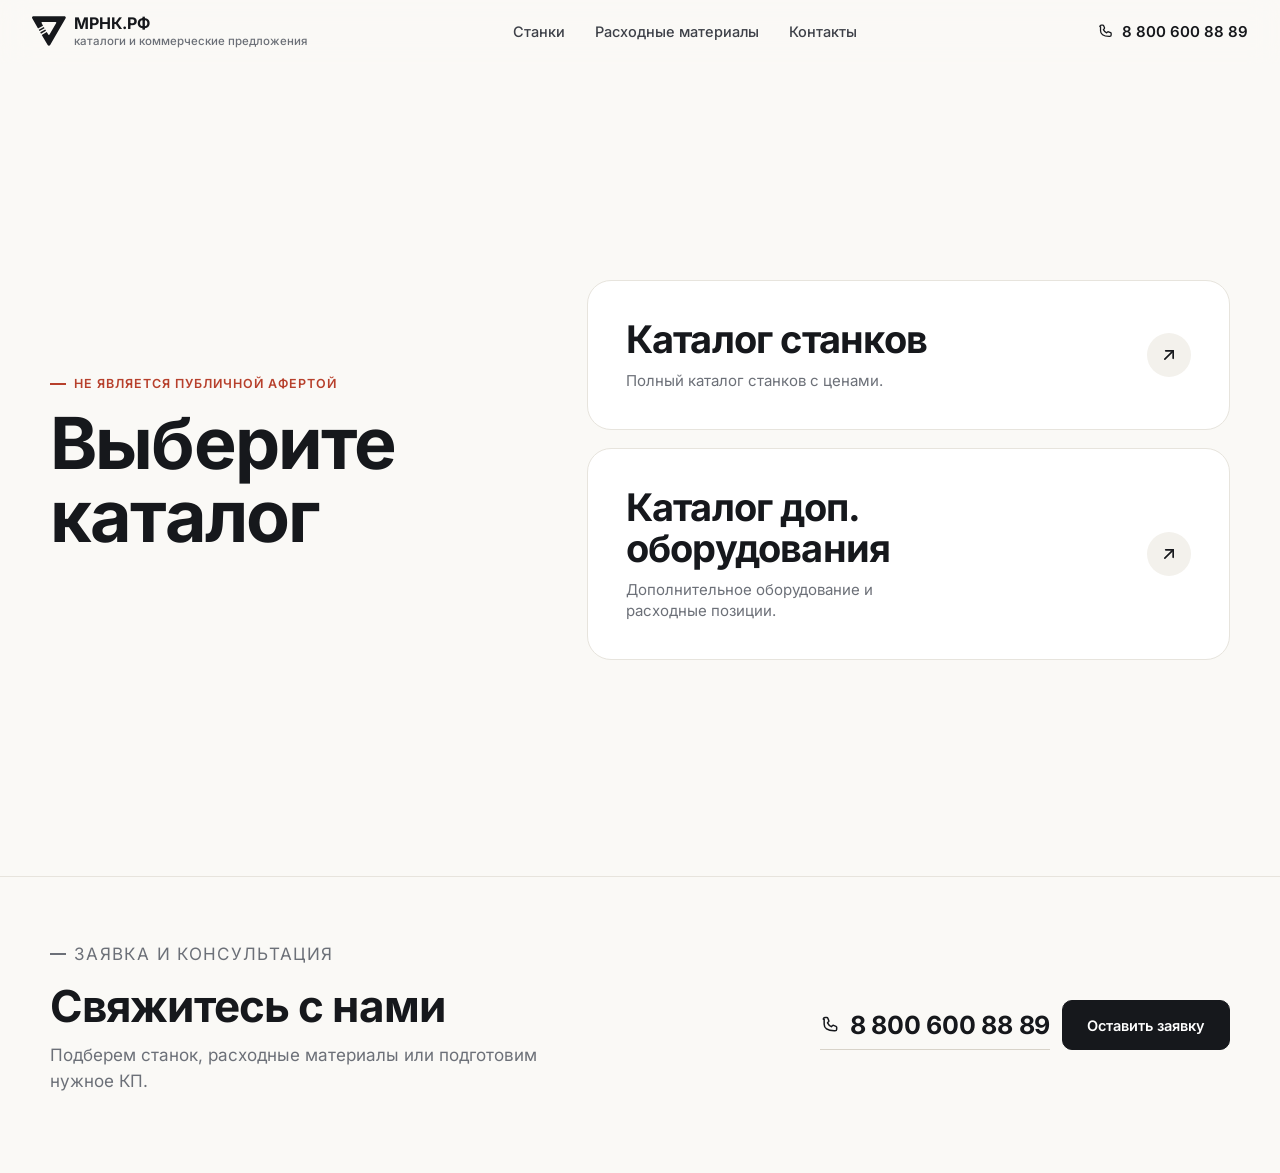
<file: index.html>
<!doctype html>
<html lang="ru">
  <head>
    <meta charset="utf-8" />
    <meta name="viewport" content="width=device-width, initial-scale=1" />
    <title>МРНК.РФ | Каталоги станков и расходных материалов</title>
    <meta
      name="description"
      content="Каталоги станков и расходных материалов НПК «Механик» с просмотром на сайте и скачиванием PDF."
    />
    <meta property="og:type" content="website" />
    <meta property="og:title" content="МРНК.РФ | Каталоги станков и расходных материалов" />
    <meta property="og:description" content="Каталоги станков и расходных материалов НПК «Механик» с просмотром на сайте и скачиванием PDF." />
    <meta property="og:image" content="https://vladssl.github.io/NpkMeh/og-image.jpg" />
    <meta property="og:url" content="https://vladssl.github.io/NpkMeh/" />
    <meta property="og:locale" content="ru_RU" />
    <meta name="twitter:card" content="summary_large_image" />
    <link rel="icon" href="./favicon.svg" type="image/svg+xml" />
    <link rel="stylesheet" href="./fonts/inter.css" />
    <link rel="stylesheet" href="./site.css" />
    <script src="./site.js" defer></script>
  </head>
  <body>
    <main class="site-shell home-shell">
      <header class="site-header">
        <a class="brand-lockup" href="./index.html" aria-label="МРНК.РФ">
          <svg class="brand-triangle" width="34" height="30" viewBox="0 0 169 147" fill="none" xmlns="http://www.w3.org/2000/svg" aria-hidden="true">
            <path d="M90.2094 143.05C87.4655 147.772 80.6555 147.792 77.8838 143.086L48.4139 93.0516L73.3268 78.6926L80.9643 91.442C82.3624 93.7758 85.7511 93.7513 87.1155 91.3977L120.337 34.0832C121.718 31.7018 120 28.7191 117.248 28.7191L50.6562 28.7199C47.915 28.7199 46.1963 31.6826 47.556 34.064L54.8431 46.8256L29.9334 61.1828L0.95897 10.7019C-1.77473 5.93913 1.66184 0 7.15148 0H160.927C166.434 0 169.868 5.97232 167.1 10.7351L90.2094 143.05Z" fill="currentColor"/>
            <path d="M37.3262 73.93L33.6281 67.5573L58.5411 53.1983L62.236 59.5728L37.3262 73.93Z" fill="currentColor"/>
            <path d="M44.719 86.6771L41.0211 80.3045L65.9339 65.9454L69.6288 72.3199L44.719 86.6771Z" fill="currentColor"/>
          </svg>
          <span>
            <strong>МРНК.РФ</strong>
            <small>каталоги и коммерческие предложения</small>
          </span>
        </a>

        <nav class="main-nav" aria-label="Основные разделы">
          <a href="./stanki.html">Станки</a>
          <a href="./rashodnye-materialy.html">Расходные материалы</a>
          <a href="#contacts">Контакты</a>
        </nav>

        <a class="header-phone" href="tel:+78006008889">
          <svg viewBox="0 0 24 24" fill="none" stroke="currentColor" stroke-width="1.8" stroke-linecap="round" stroke-linejoin="round" width="17" height="17"><path d="M4 5c0-1 .8-2 2-2h2.2c.5 0 1 .3 1.2.8l1.2 3c.2.5 0 1-.4 1.4L9 9.4c1 2 2.6 3.6 4.6 4.6l1.2-1.2c.4-.4.9-.5 1.4-.4l3 1.2c.5.2.8.7.8 1.2V17c0 1.1-.9 2-2 2h-1C8.6 19 5 15.4 5 11V5Z"/></svg>
          8 800 600 88 89
        </a>
      </header>

      <section class="home-choice" aria-labelledby="home-title">
        <div class="home-copy">
          <p class="eyebrow">Не является публичной афертой</p>
          <h1 id="home-title">Выберите каталог</h1>
        </div>

        <div class="catalog-grid">
          <a class="catalog-card accent-red" href="./stanki.html">
            <span class="catalog-card-body">
              <strong>Каталог станков</strong>
              <small>Полный каталог станков с ценами.</small>
            </span>
            <span class="catalog-card-arrow" aria-hidden="true">
              <svg viewBox="0 0 24 24" fill="none" stroke="currentColor" stroke-width="2" stroke-linecap="round" stroke-linejoin="round"><path d="M7 17 17 7"/><path d="M8 7h9v9"/></svg>
            </span>
          </a>

          <a class="catalog-card accent-steel" href="./rashodnye-materialy.html">
            <span class="catalog-card-body">
              <strong>Каталог доп. оборудования</strong>
              <small>Дополнительное оборудование и расходные позиции.</small>
            </span>
            <span class="catalog-card-arrow" aria-hidden="true">
              <svg viewBox="0 0 24 24" fill="none" stroke="currentColor" stroke-width="2" stroke-linecap="round" stroke-linejoin="round"><path d="M7 17 17 7"/><path d="M8 7h9v9"/></svg>
            </span>
          </a>
        </div>
      </section>

      <section class="contacts-band" id="contacts" aria-labelledby="contacts-title">
        <div class="contacts-band-info">
          <p class="eyebrow">Заявка и консультация</p>
          <h2 id="contacts-title">Свяжитесь с нами</h2>
          <p>Подберем станок, расходные материалы или подготовим нужное КП.</p>
        </div>
        <div class="contact-actions">
          <a class="contact-phone" href="tel:+78006008889">
            <svg viewBox="0 0 24 24" fill="none" stroke="currentColor" stroke-width="1.8" stroke-linecap="round" stroke-linejoin="round" width="20" height="20"><path d="M4 5c0-1 .8-2 2-2h2.2c.5 0 1 .3 1.2.8l1.2 3c.2.5 0 1-.4 1.4L9 9.4c1 2 2.6 3.6 4.6 4.6l1.2-1.2c.4-.4.9-.5 1.4-.4l3 1.2c.5.2.8.7.8 1.2V17c0 1.1-.9 2-2 2h-1C8.6 19 5 15.4 5 11V5Z"/></svg>
            8 800 600 88 89
          </a>
          <a class="button primary" href="tel:+78006008889" data-request-modal>Оставить заявку</a>
        </div>
      </section>

      <button class="back-to-top" type="button" aria-label="Наверх">
        <svg viewBox="0 0 24 24" fill="none" stroke="currentColor" stroke-width="2" stroke-linecap="round" stroke-linejoin="round"><path d="M6 15l6-6 6 6"/></svg>
      </button>
    </main>
  </body>
</html>
</file>
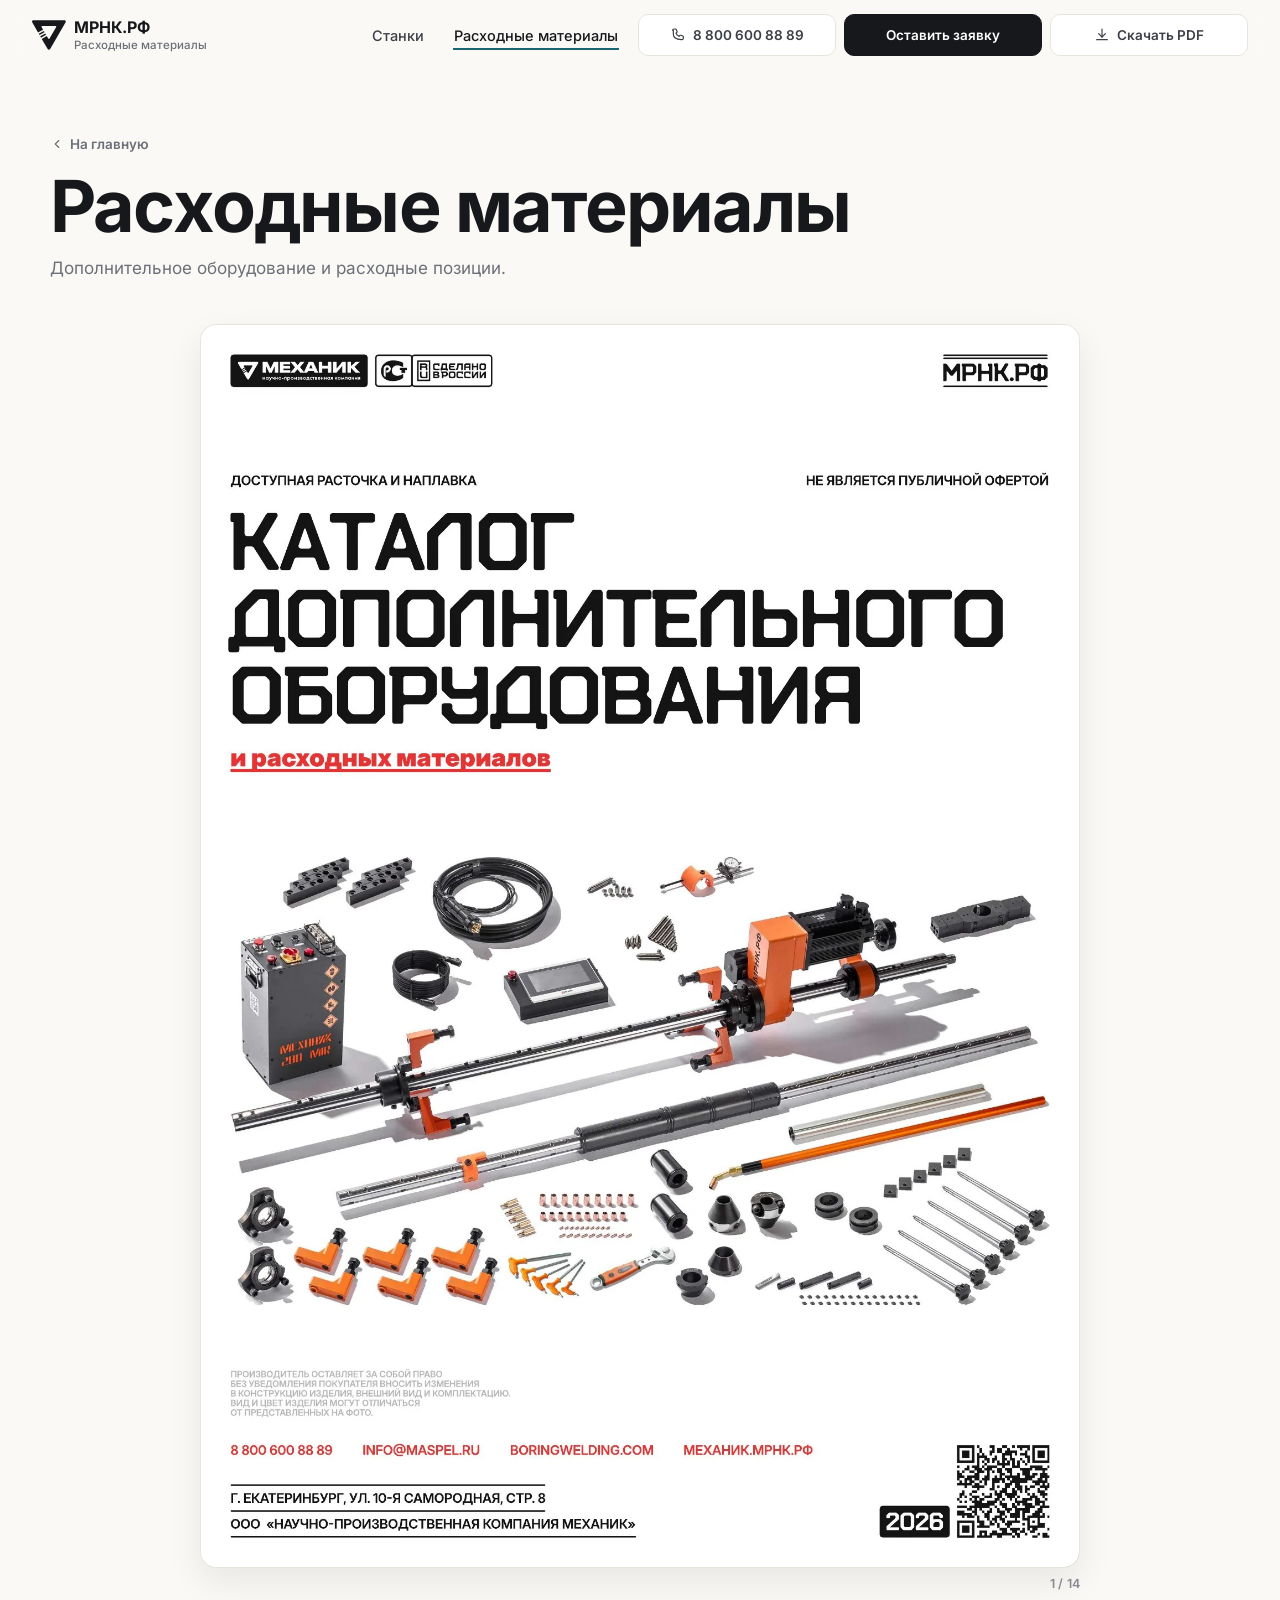
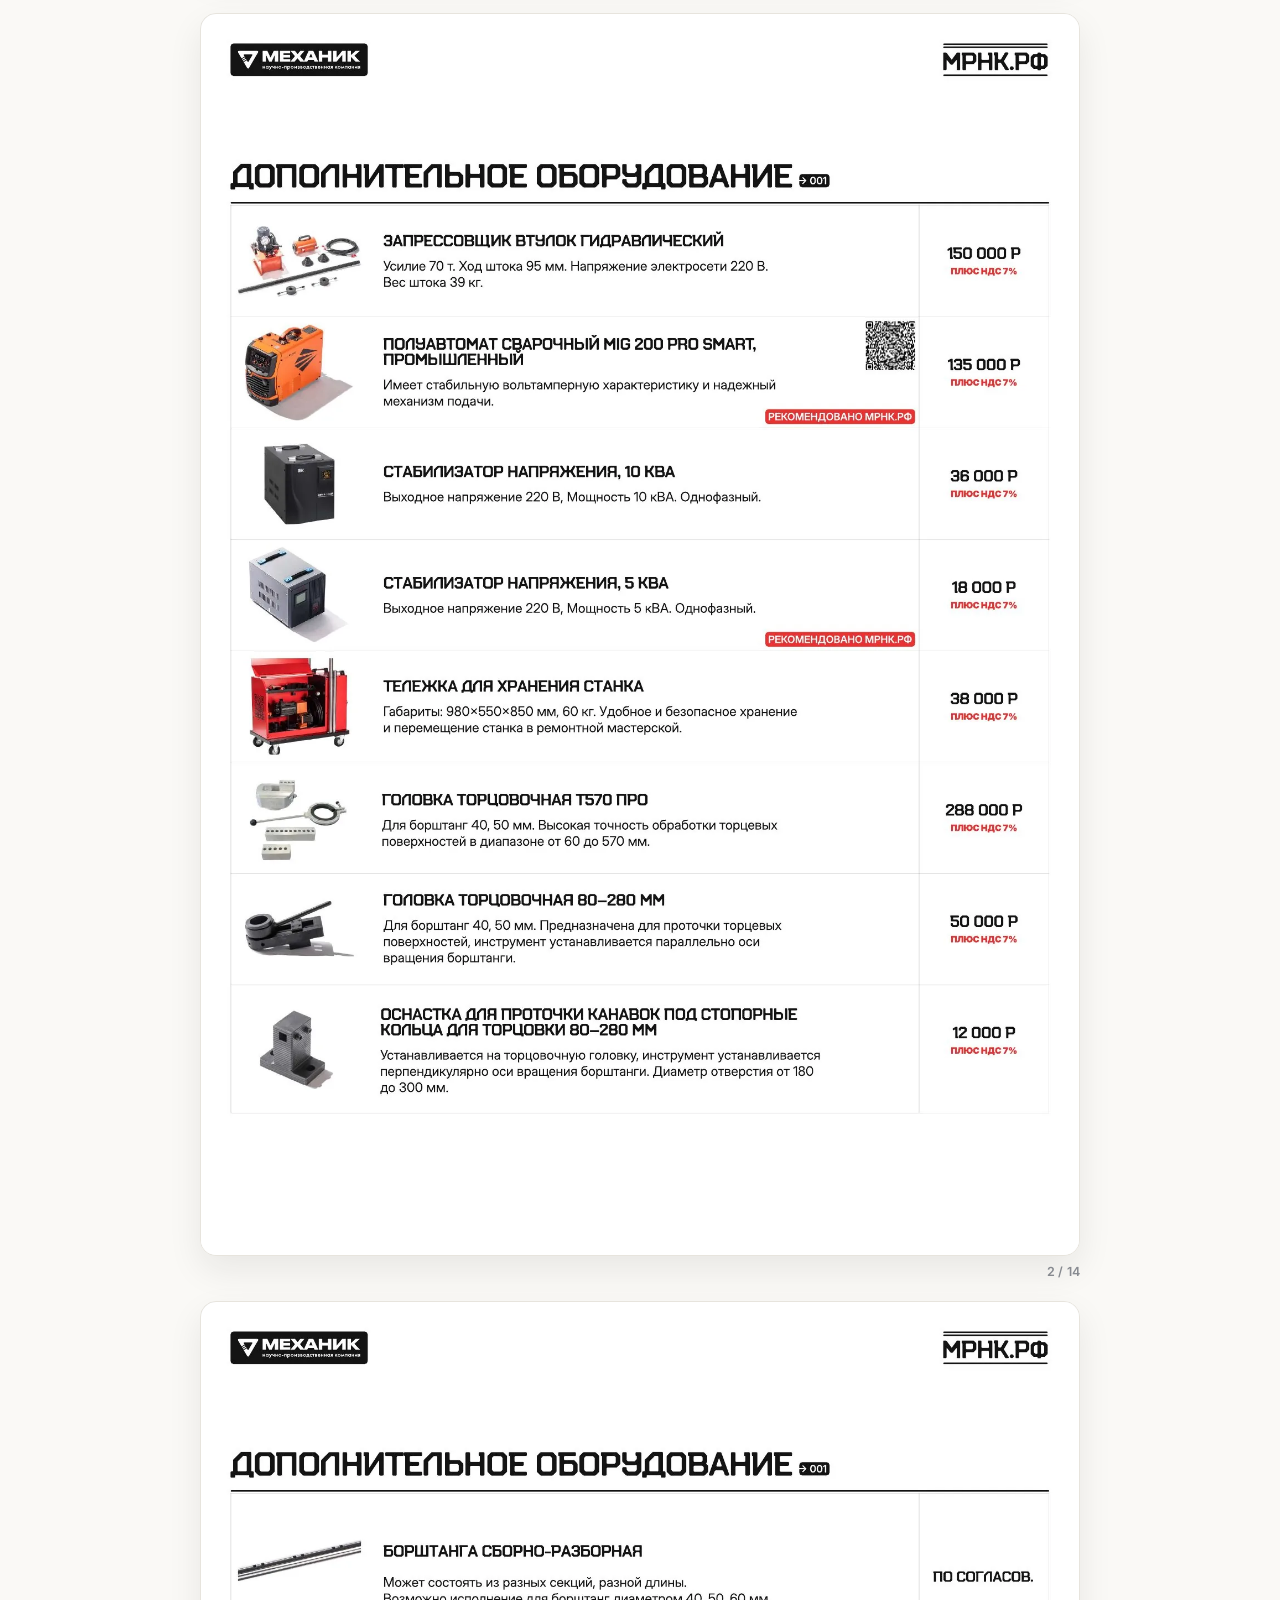
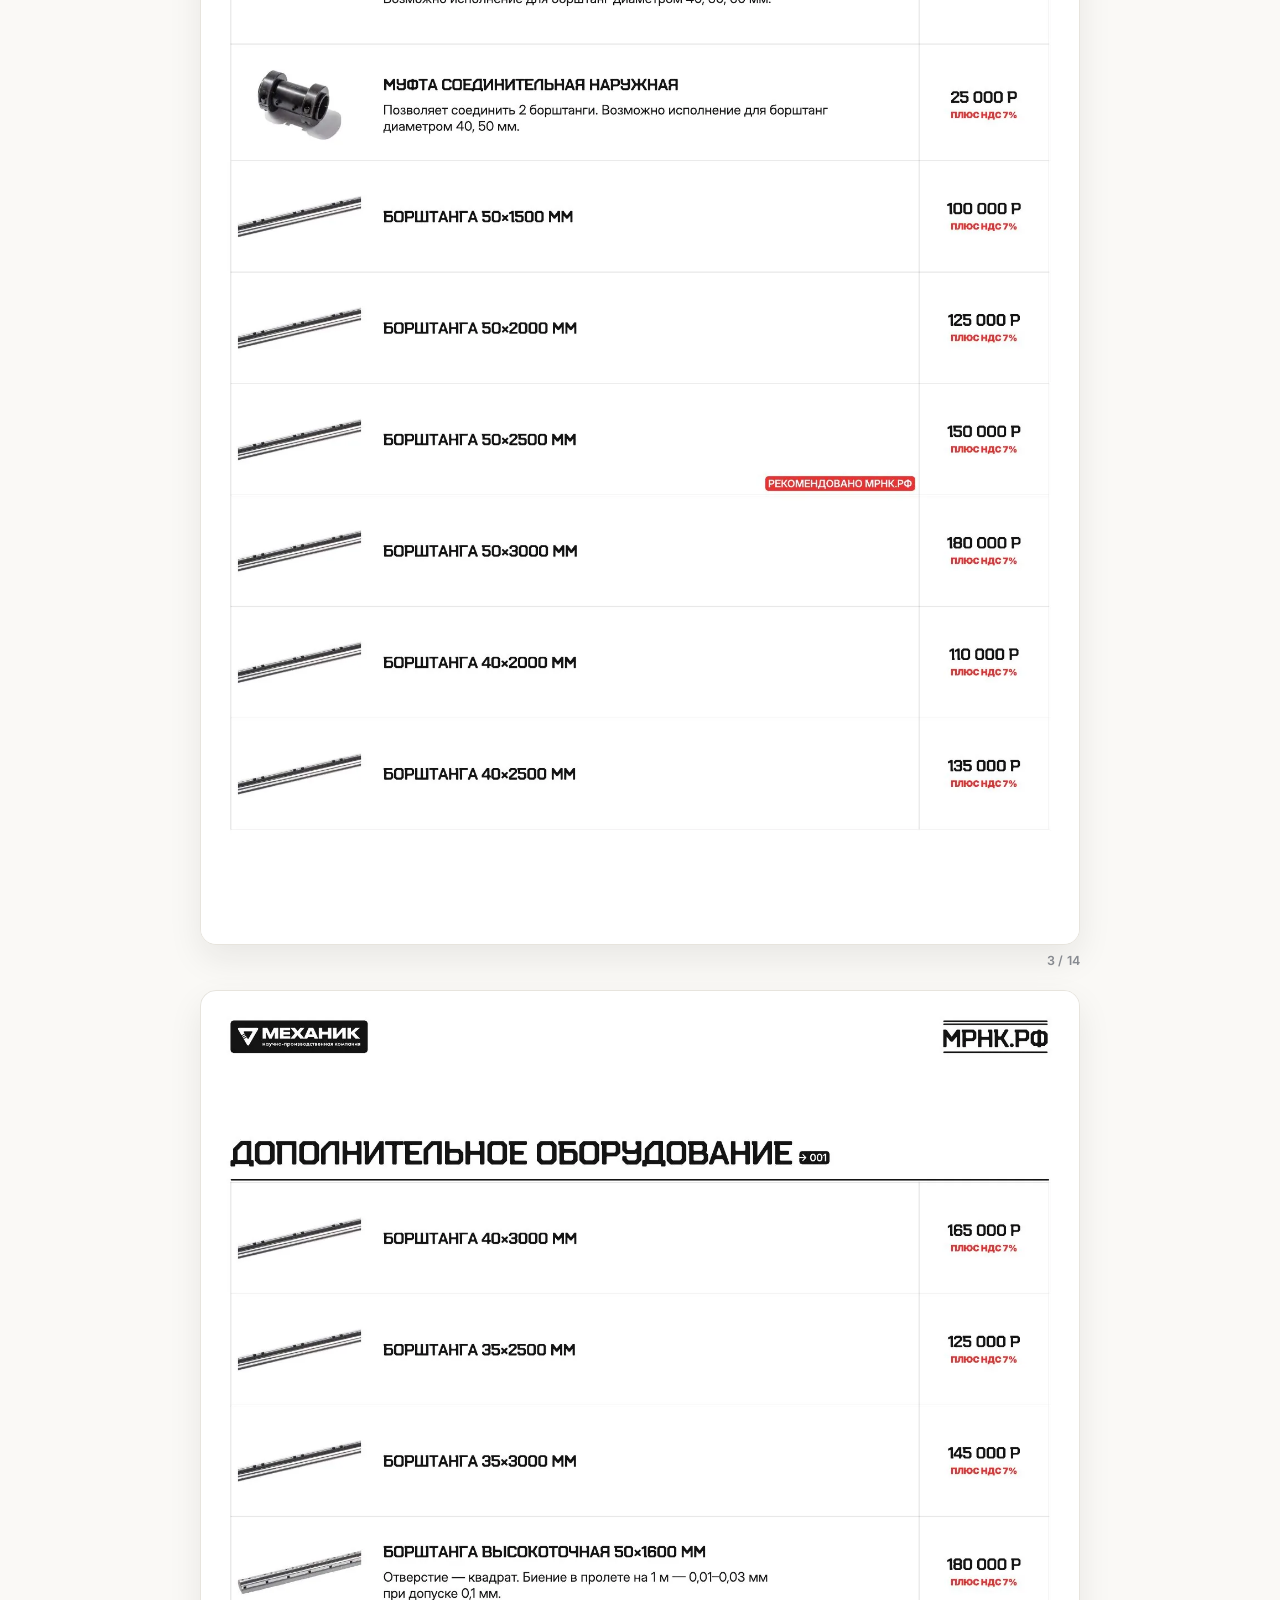
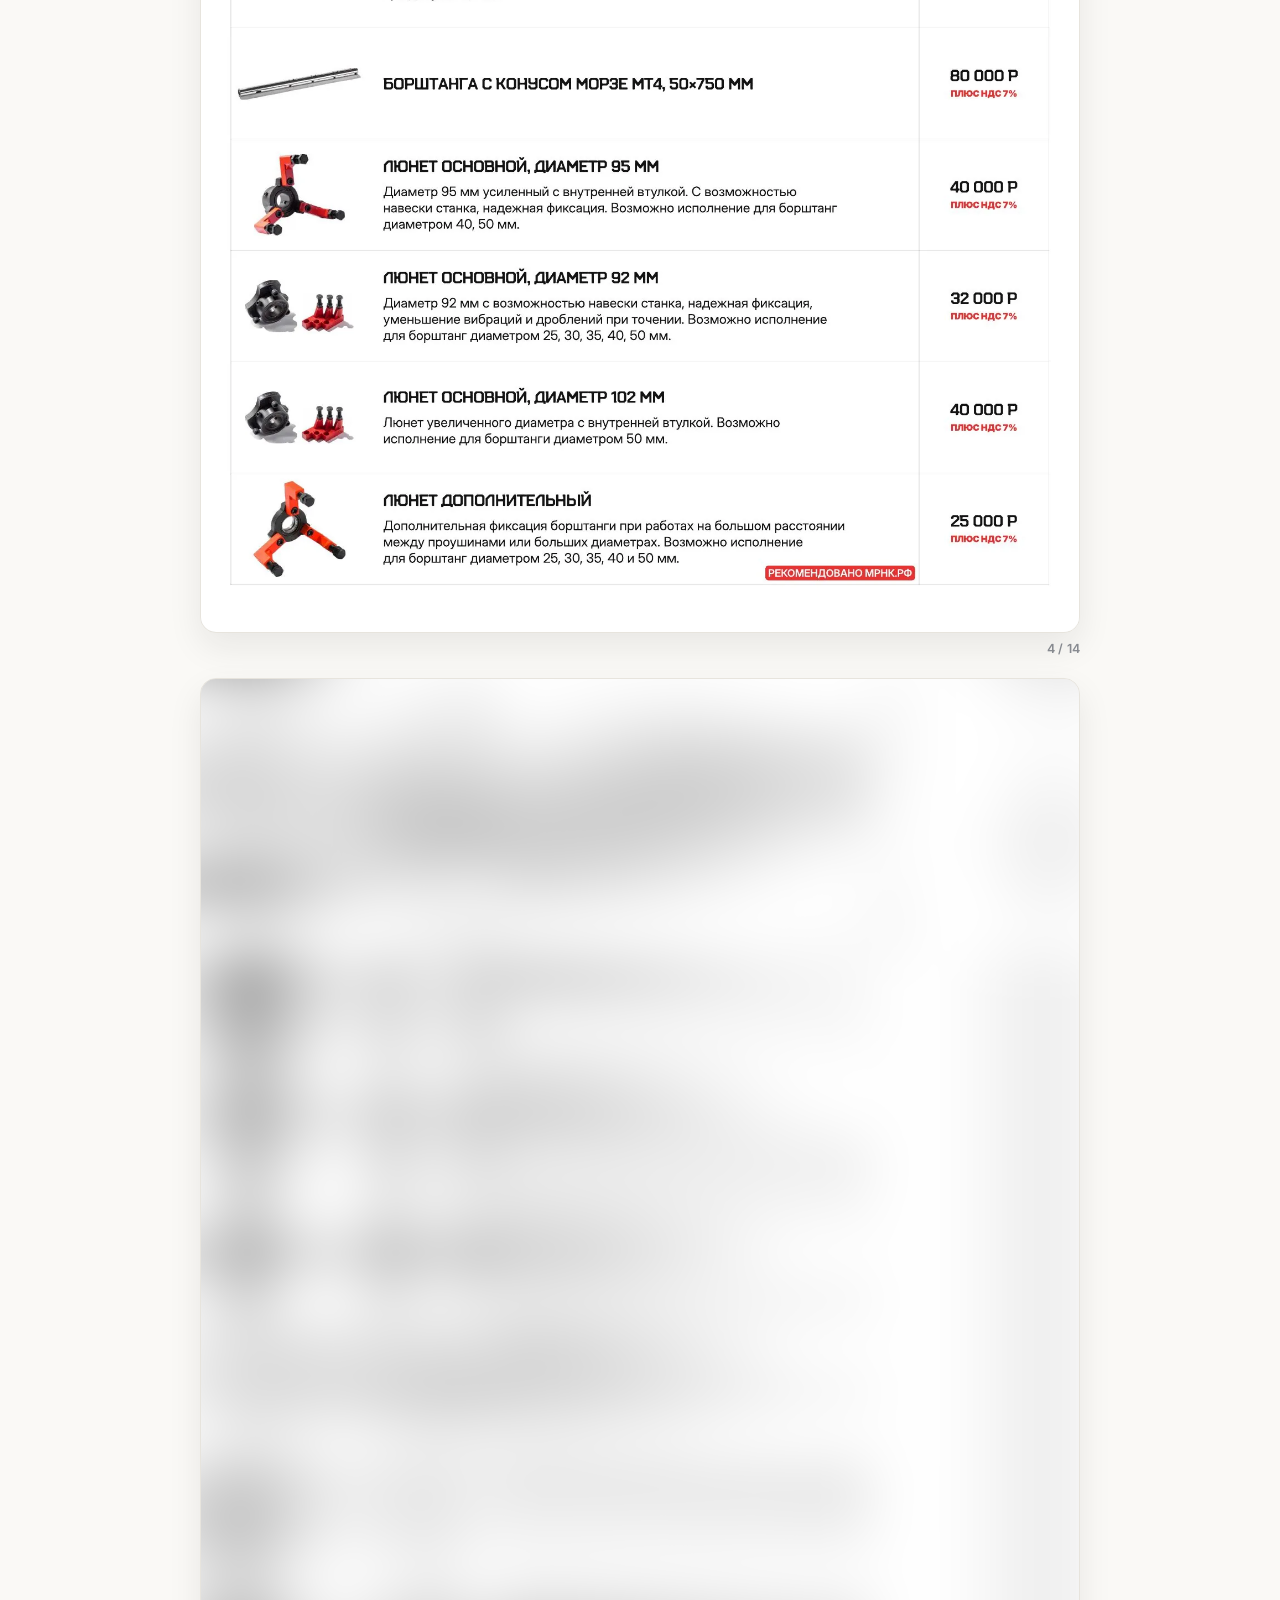
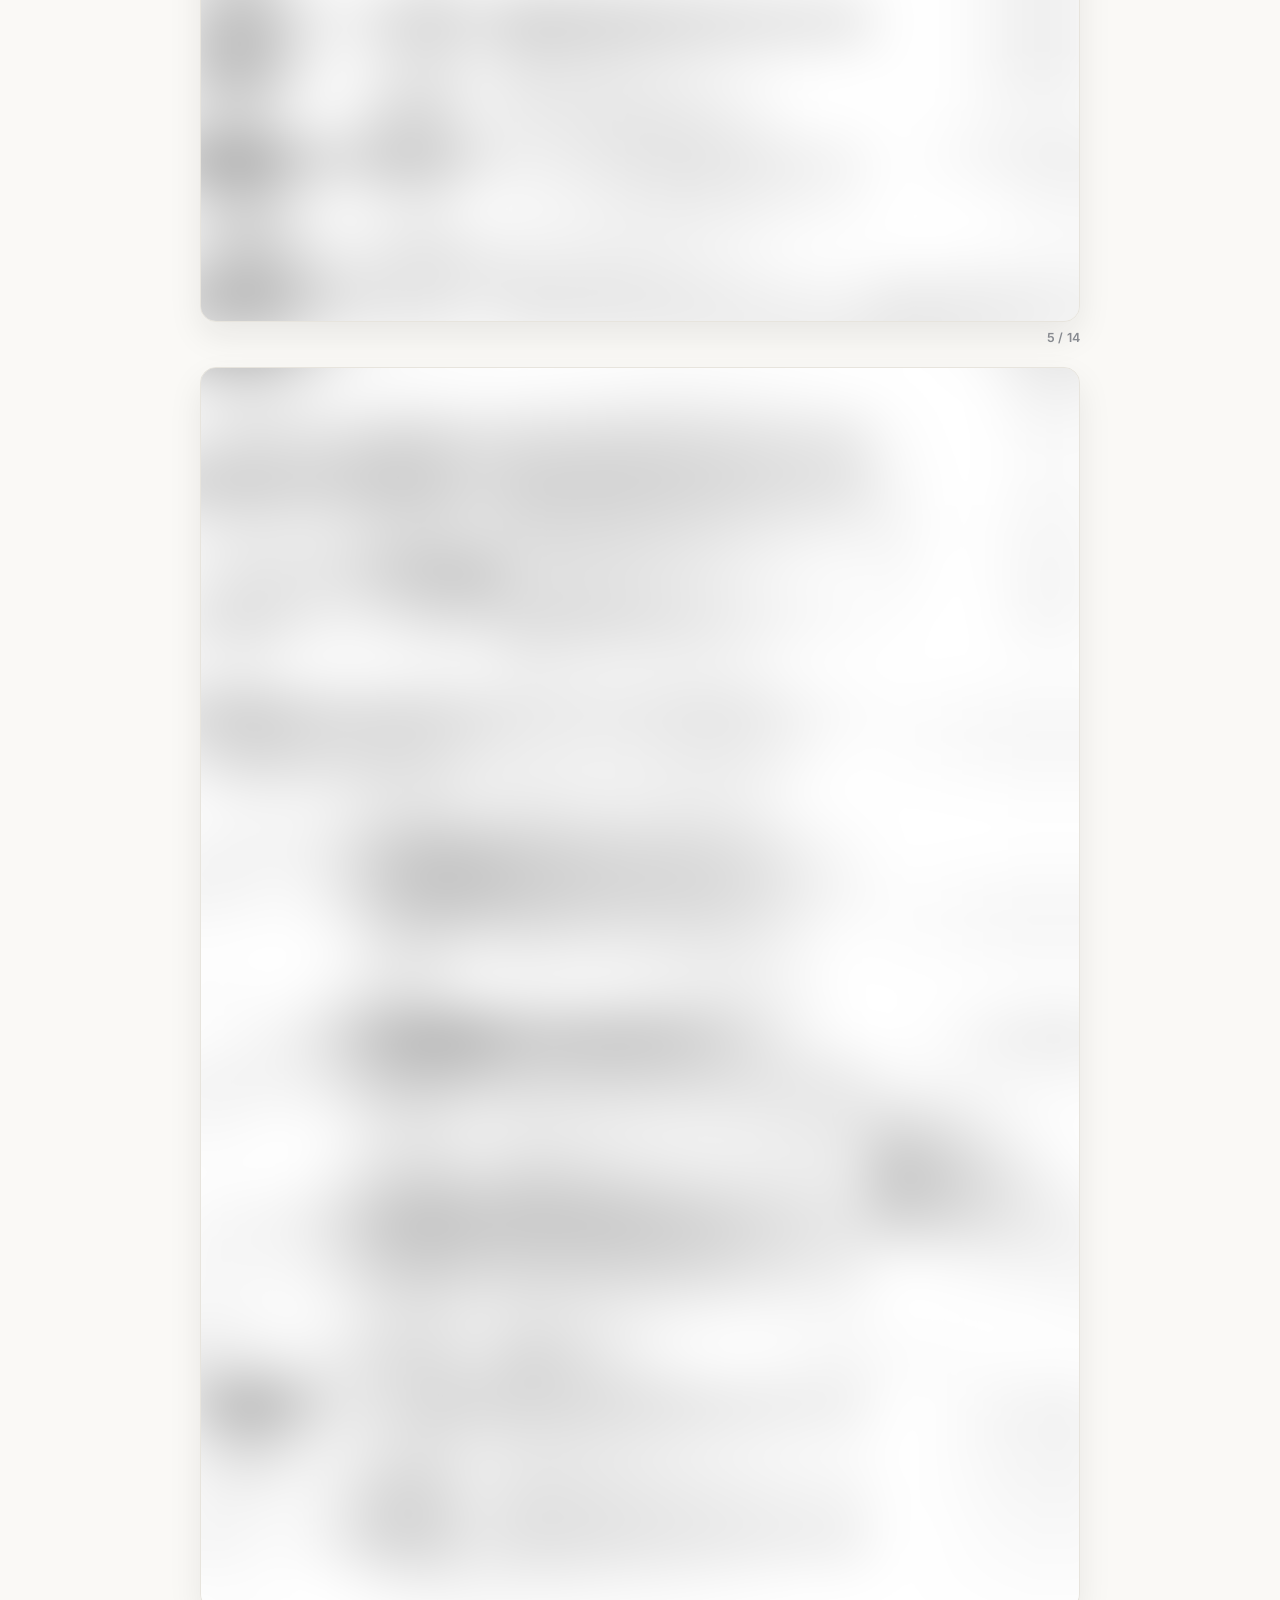
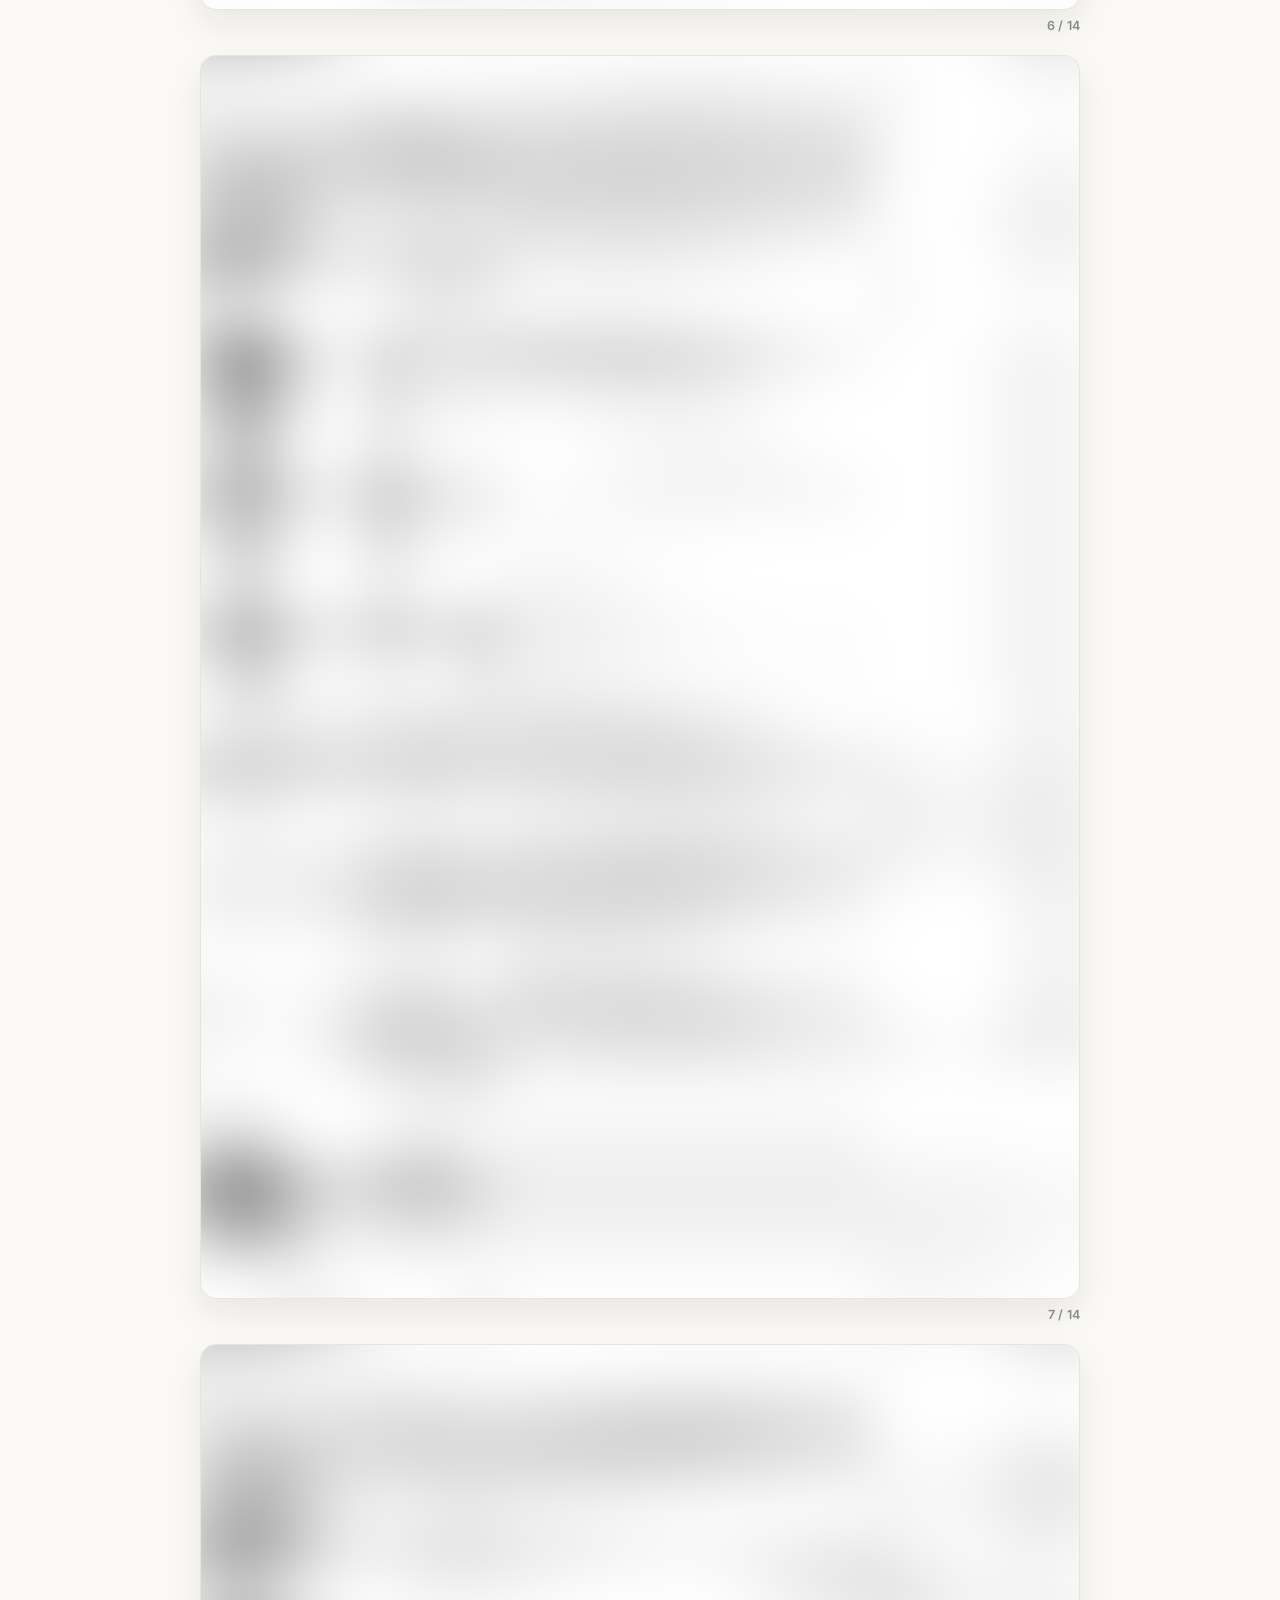
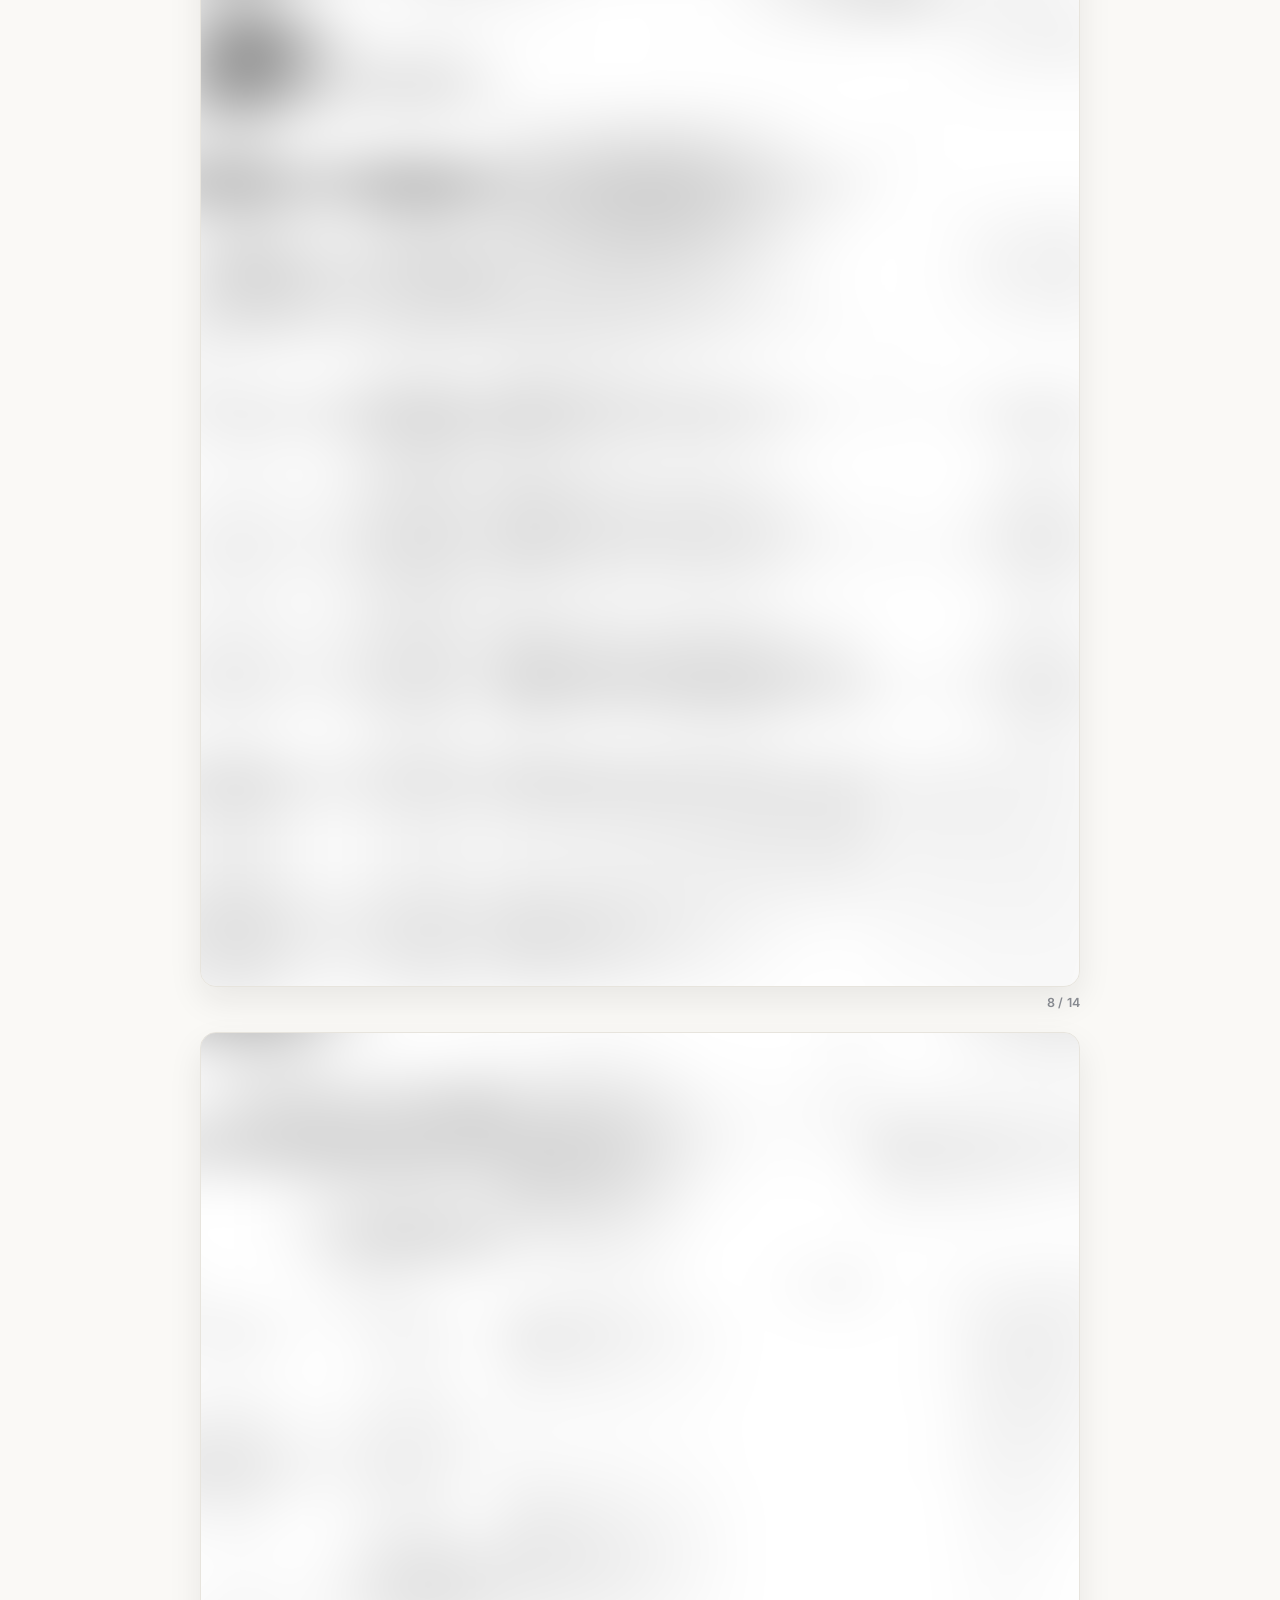
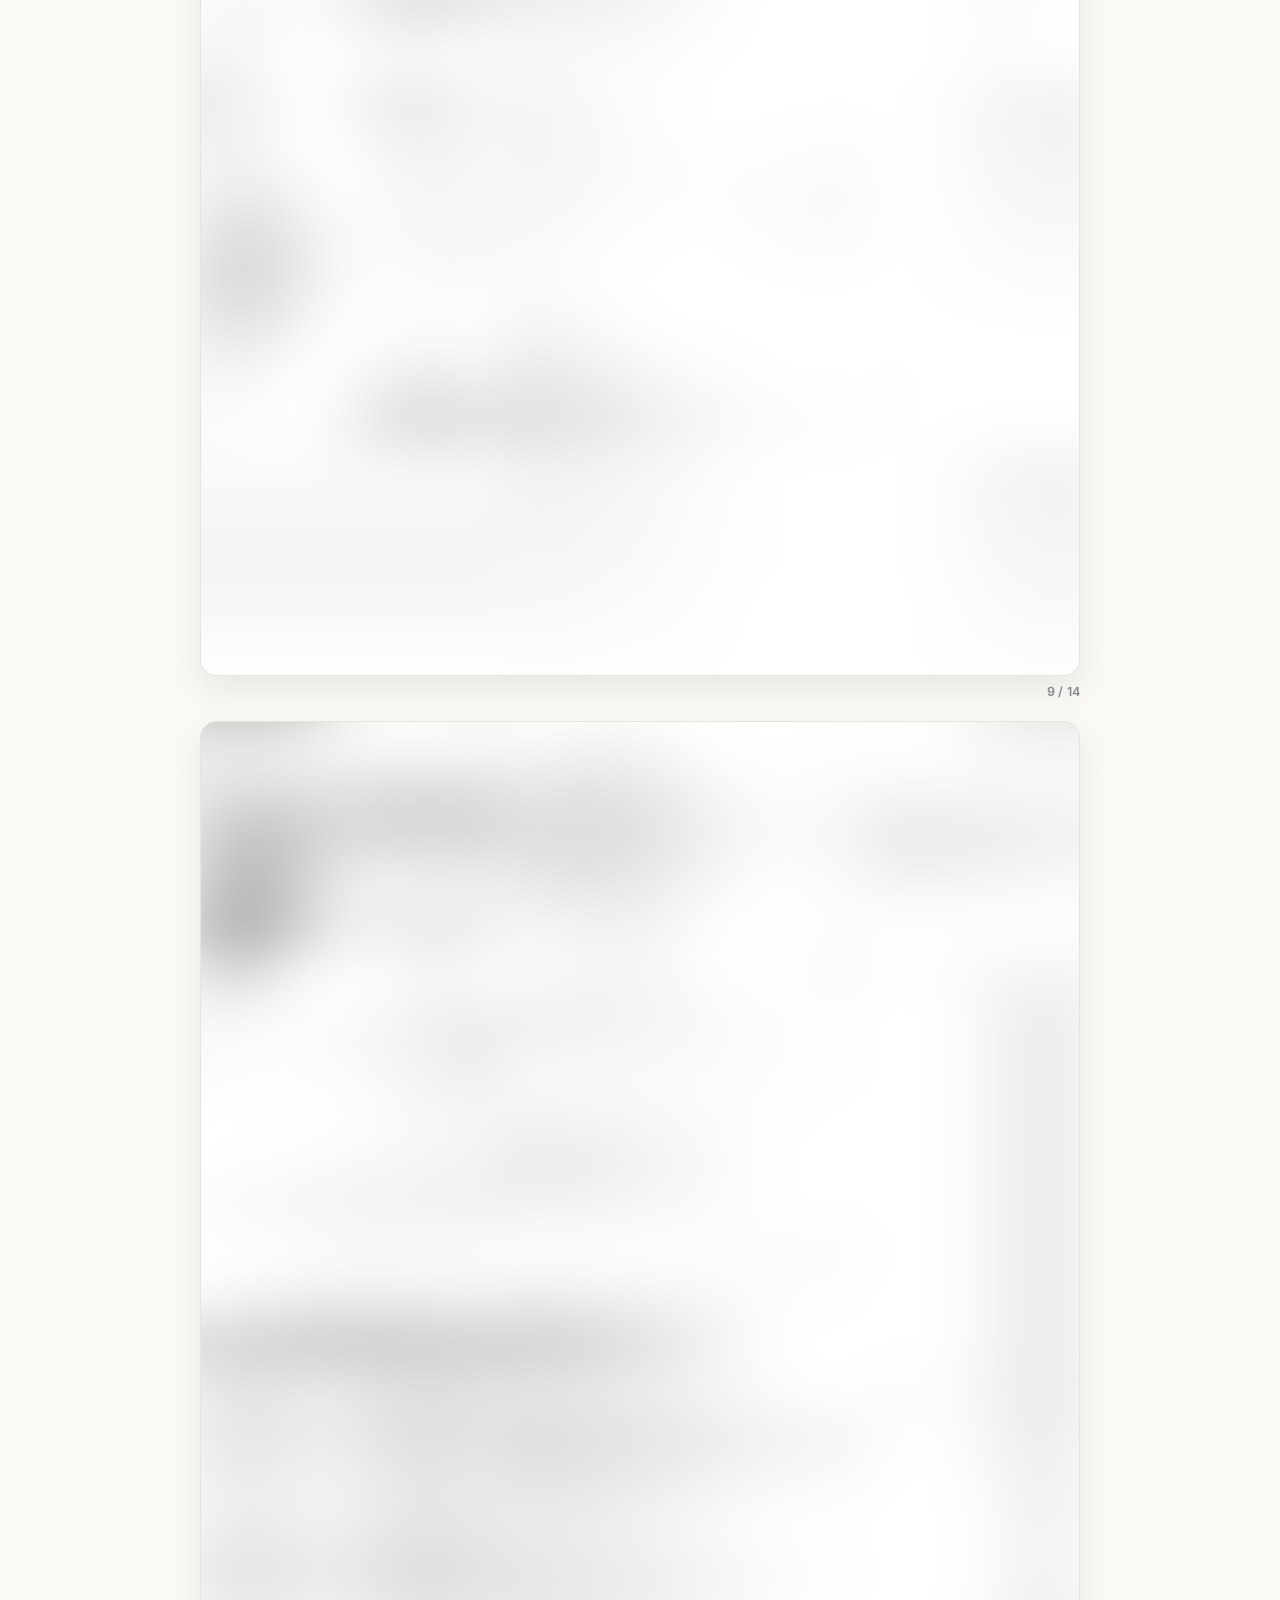
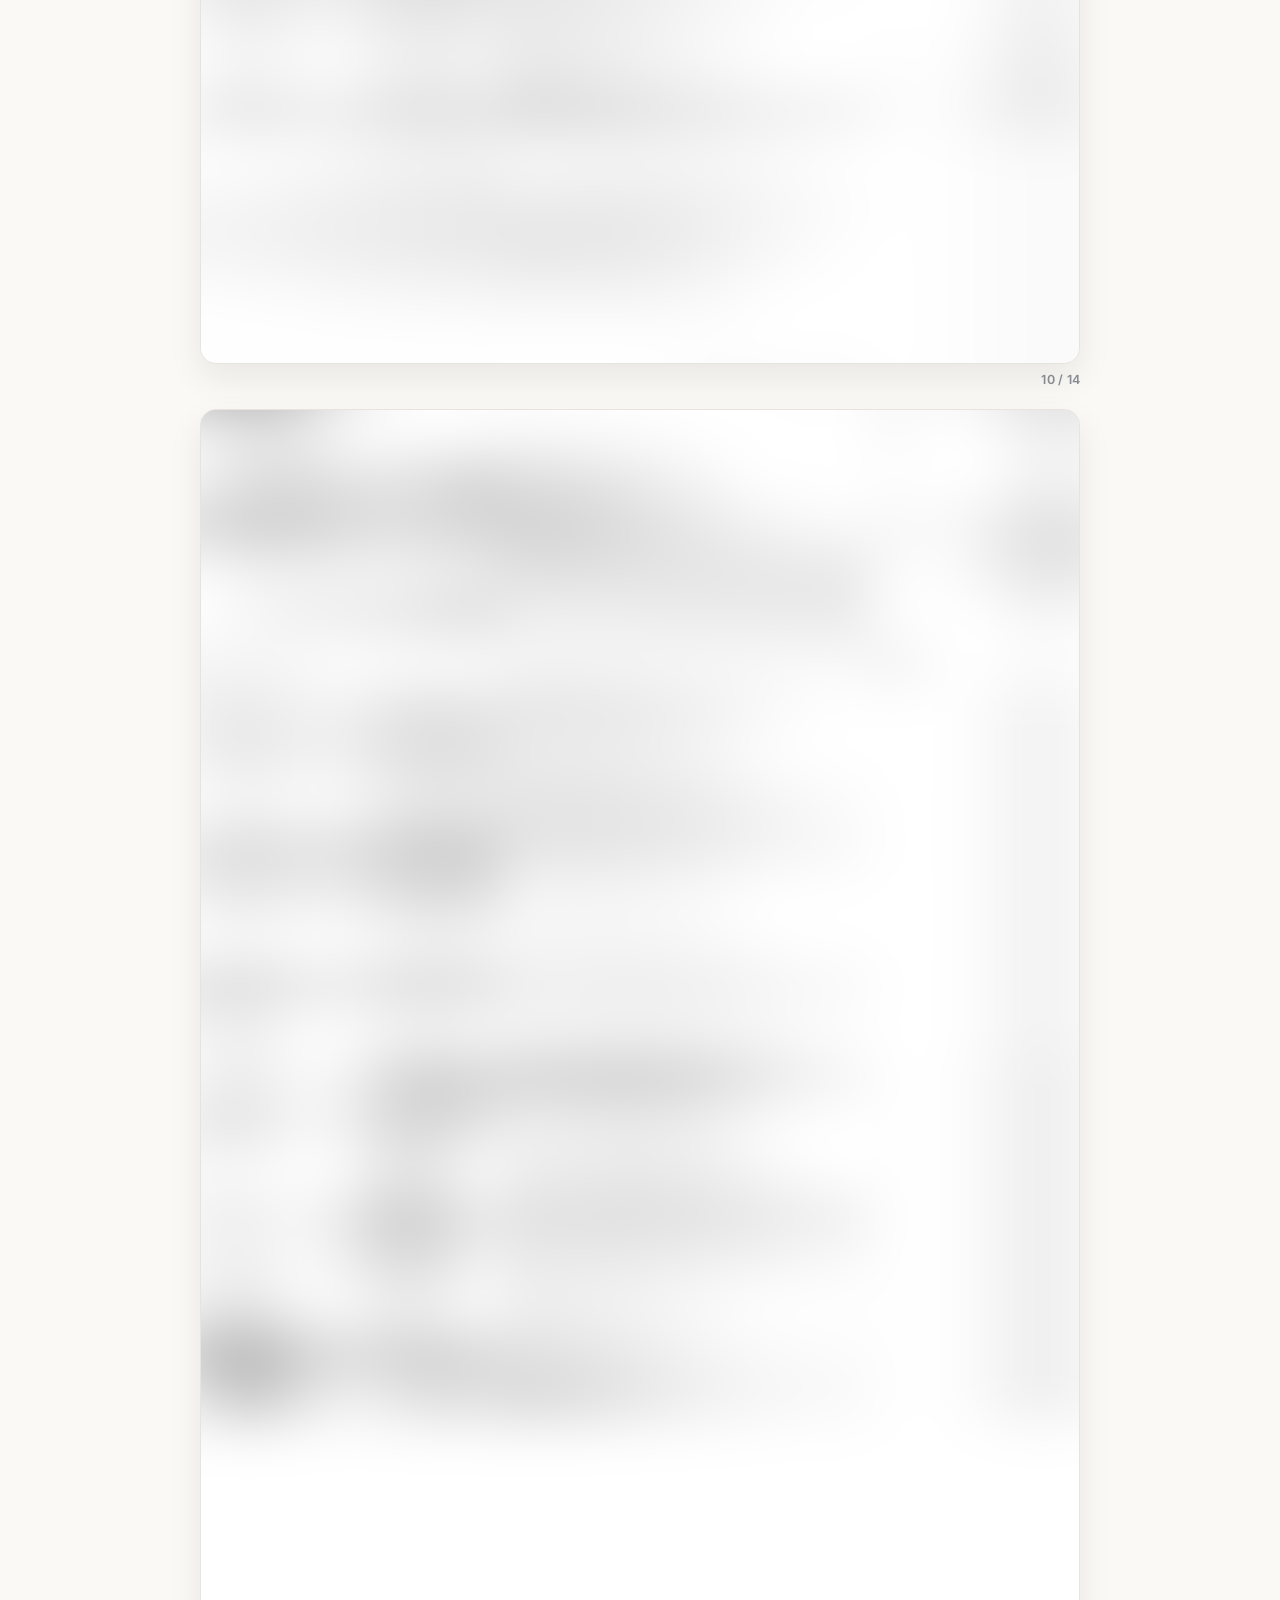
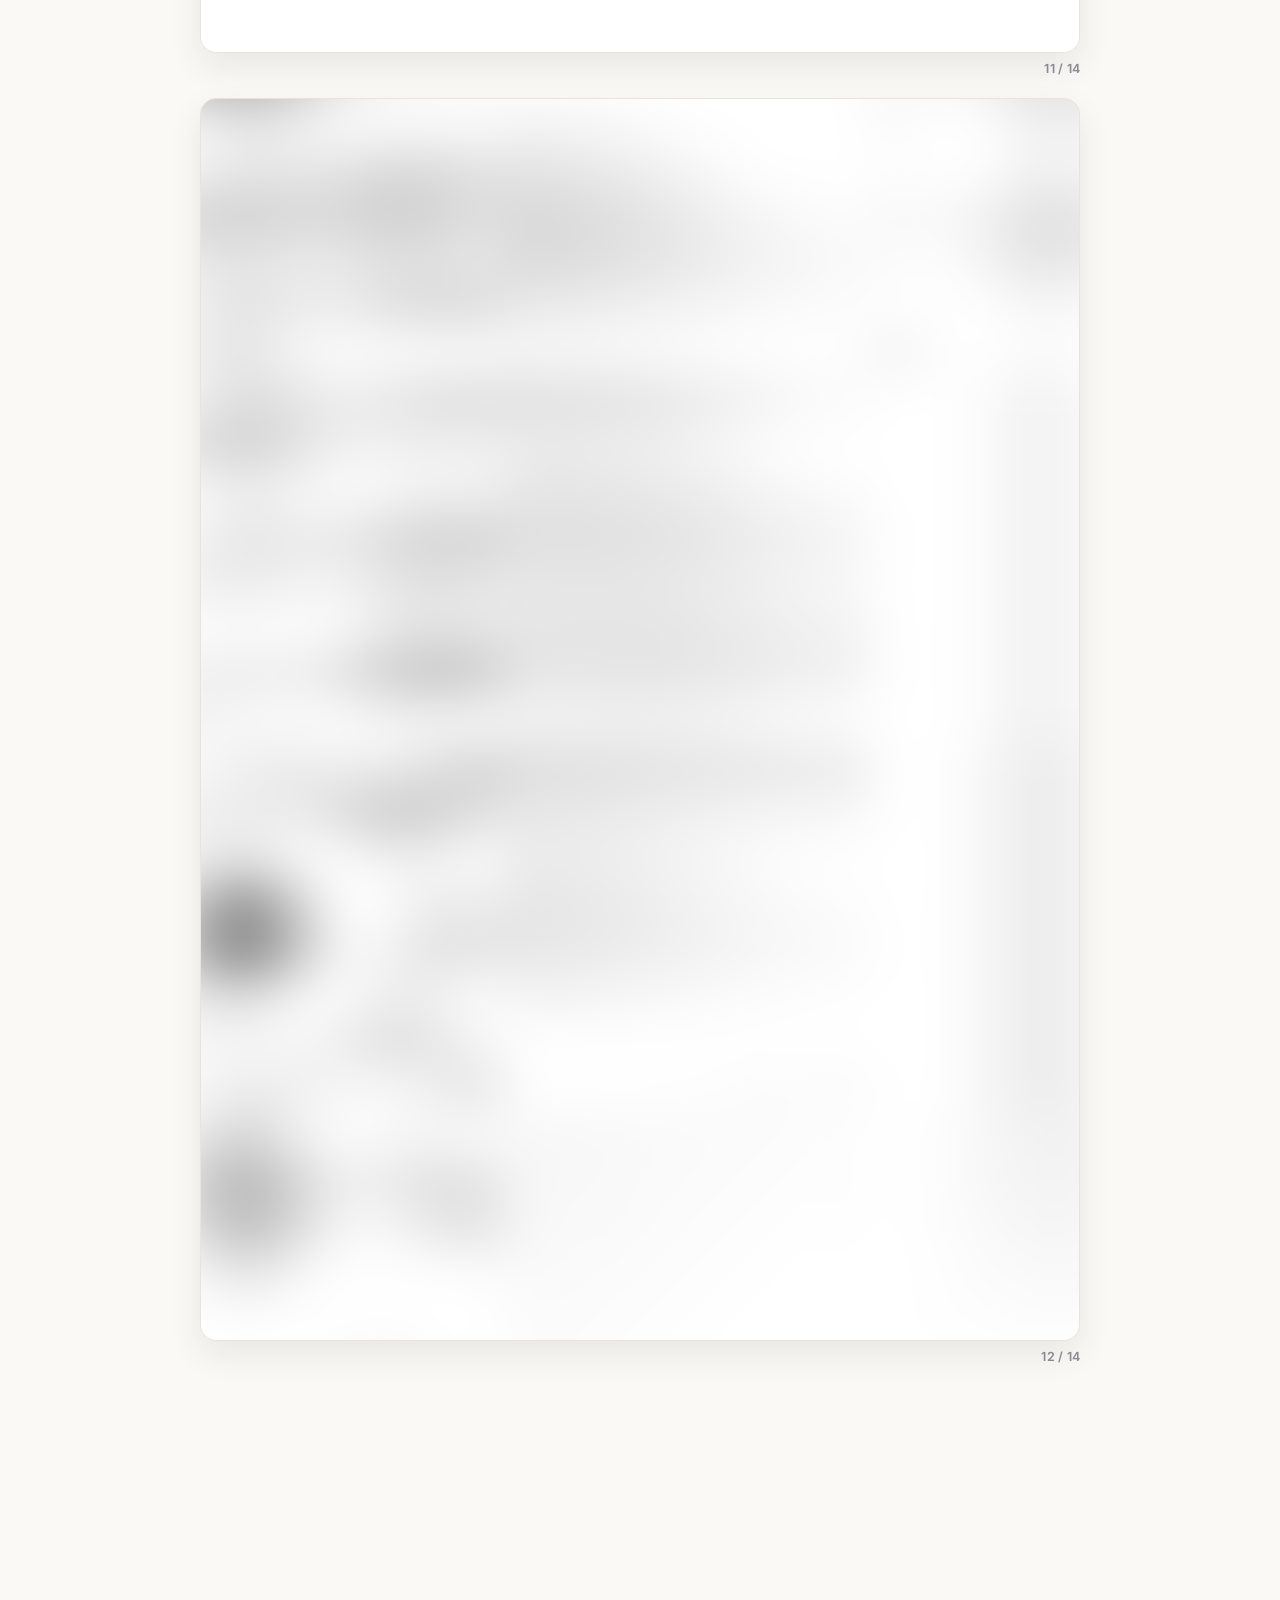
<file: rashodnye-materialy.html>
<!doctype html>
<html lang="ru">
  <head>
    <meta charset="utf-8" />
    <meta name="viewport" content="width=device-width, initial-scale=1" />
    <title>Расходные материалы | МРНК.РФ</title>
    <meta
      name="description"
      content="Каталог расходных материалов и дополнительного оборудования НПК «Механик»: просмотр на сайте и скачивание PDF."
    />
    <meta property="og:type" content="website" />
    <meta property="og:title" content="Каталог расходных материалов | МРНК.РФ" />
    <meta property="og:description" content="Каталог расходных материалов и дополнительного оборудования НПК «Механик»: просмотр на сайте и скачивание PDF." />
    <meta property="og:image" content="https://vladssl.github.io/NpkMeh/og-image.jpg" />
    <meta property="og:url" content="https://vladssl.github.io/NpkMeh/rashodnye-materialy.html" />
    <meta property="og:locale" content="ru_RU" />
    <meta name="twitter:card" content="summary_large_image" />
    <link rel="icon" href="./favicon.svg" type="image/svg+xml" />
    <link rel="stylesheet" href="./fonts/inter.css" />
    <link rel="stylesheet" href="./site.css" />
    <script src="./lqip-data.js" defer></script>
    <script src="./site.js" defer></script>
  </head>
  <body>
    <main id="document-app" data-doc="materials"></main>
    <noscript>
      <p style="padding: 24px; font-family: sans-serif">
        Для просмотра каталога на сайте нужен JavaScript.
        <a href="./docs/materials.pdf">Скачать каталог (PDF)</a> ·
        <a href="./index.html">На главную</a>
      </p>
    </noscript>
  </body>
</html>
</file>
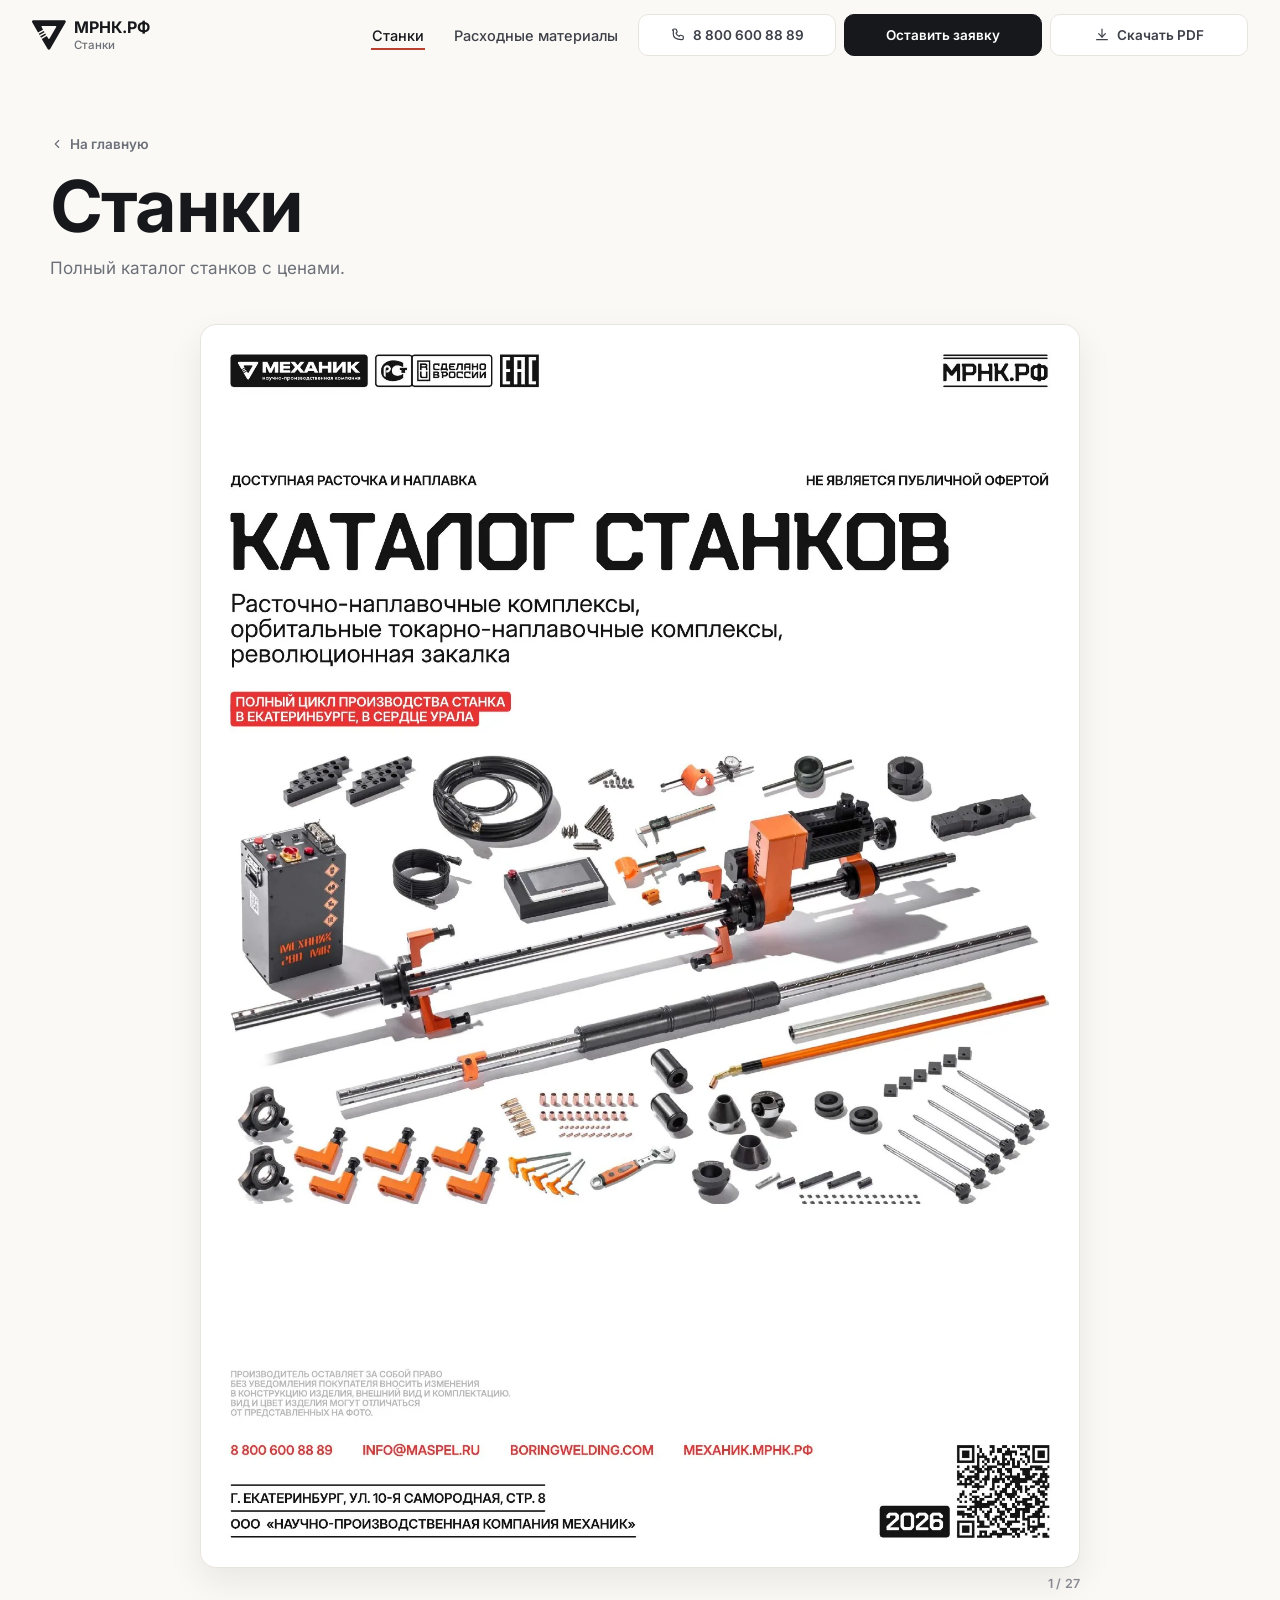
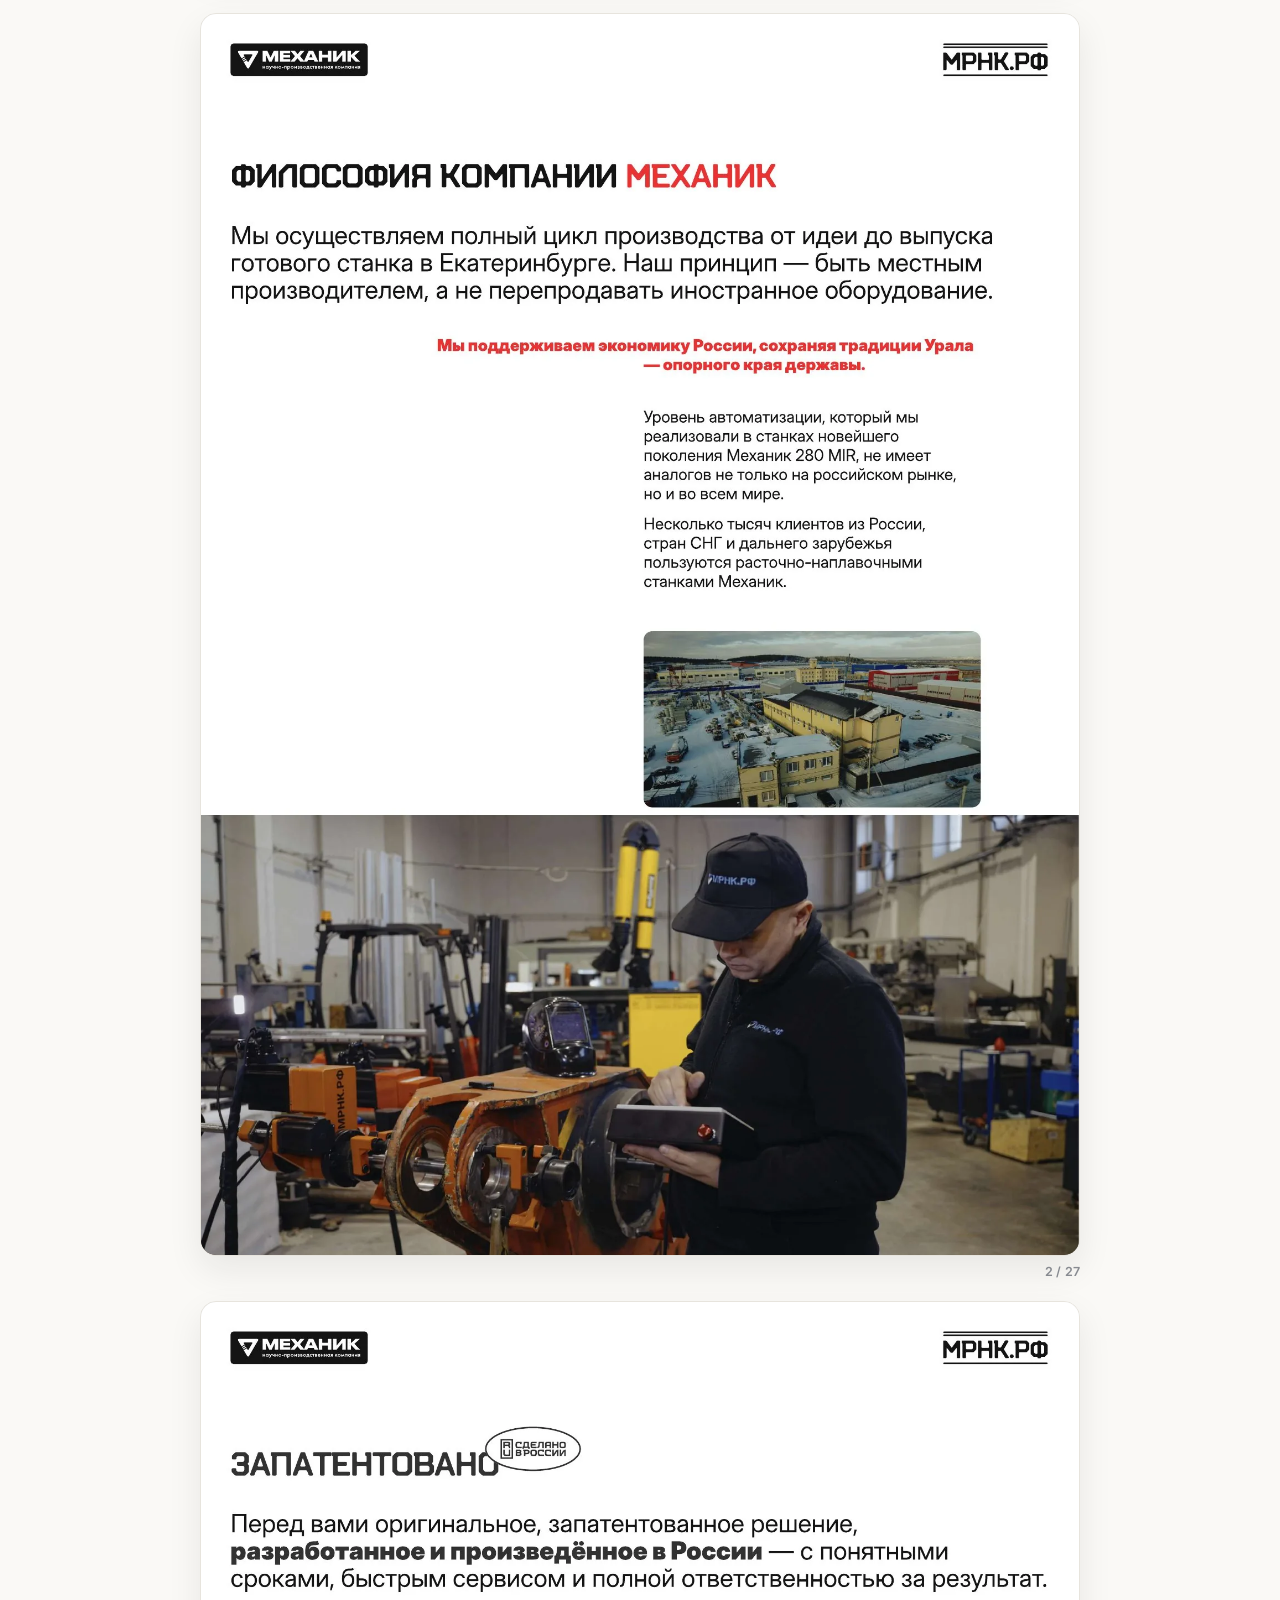
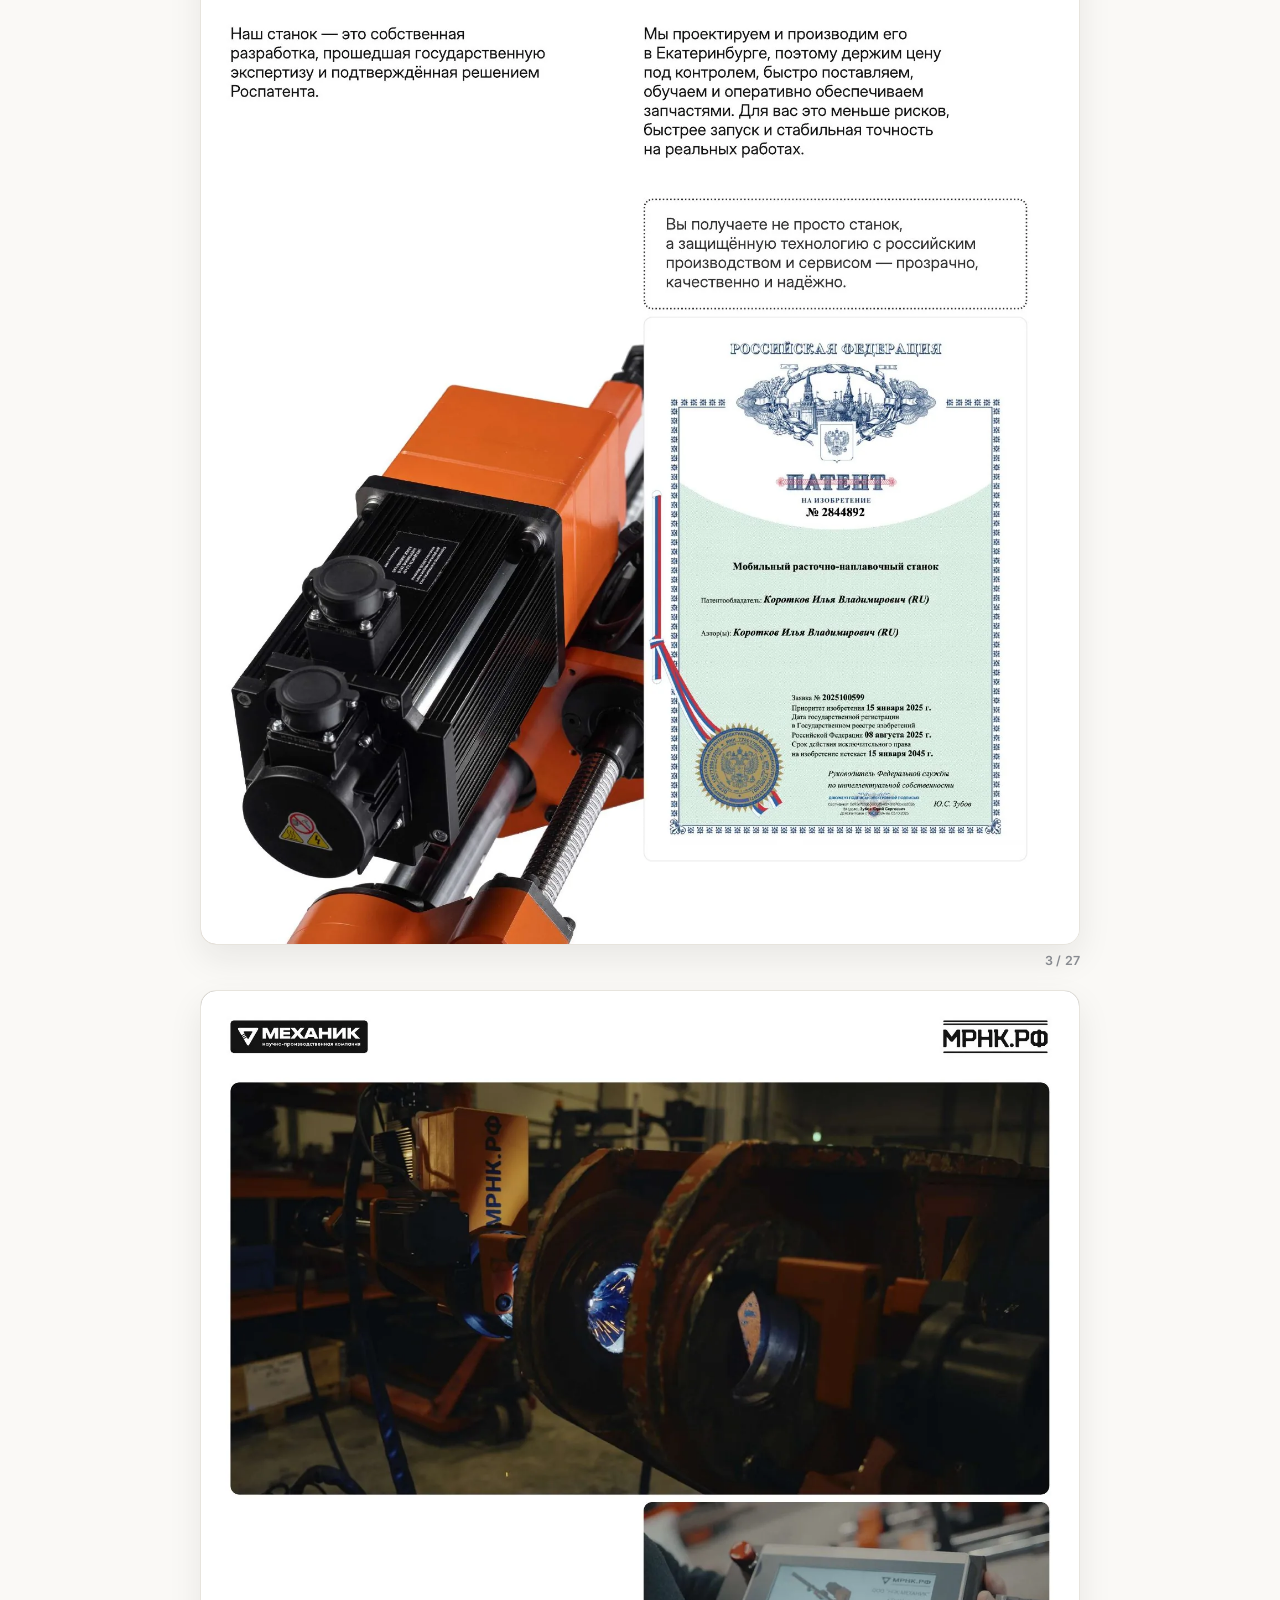
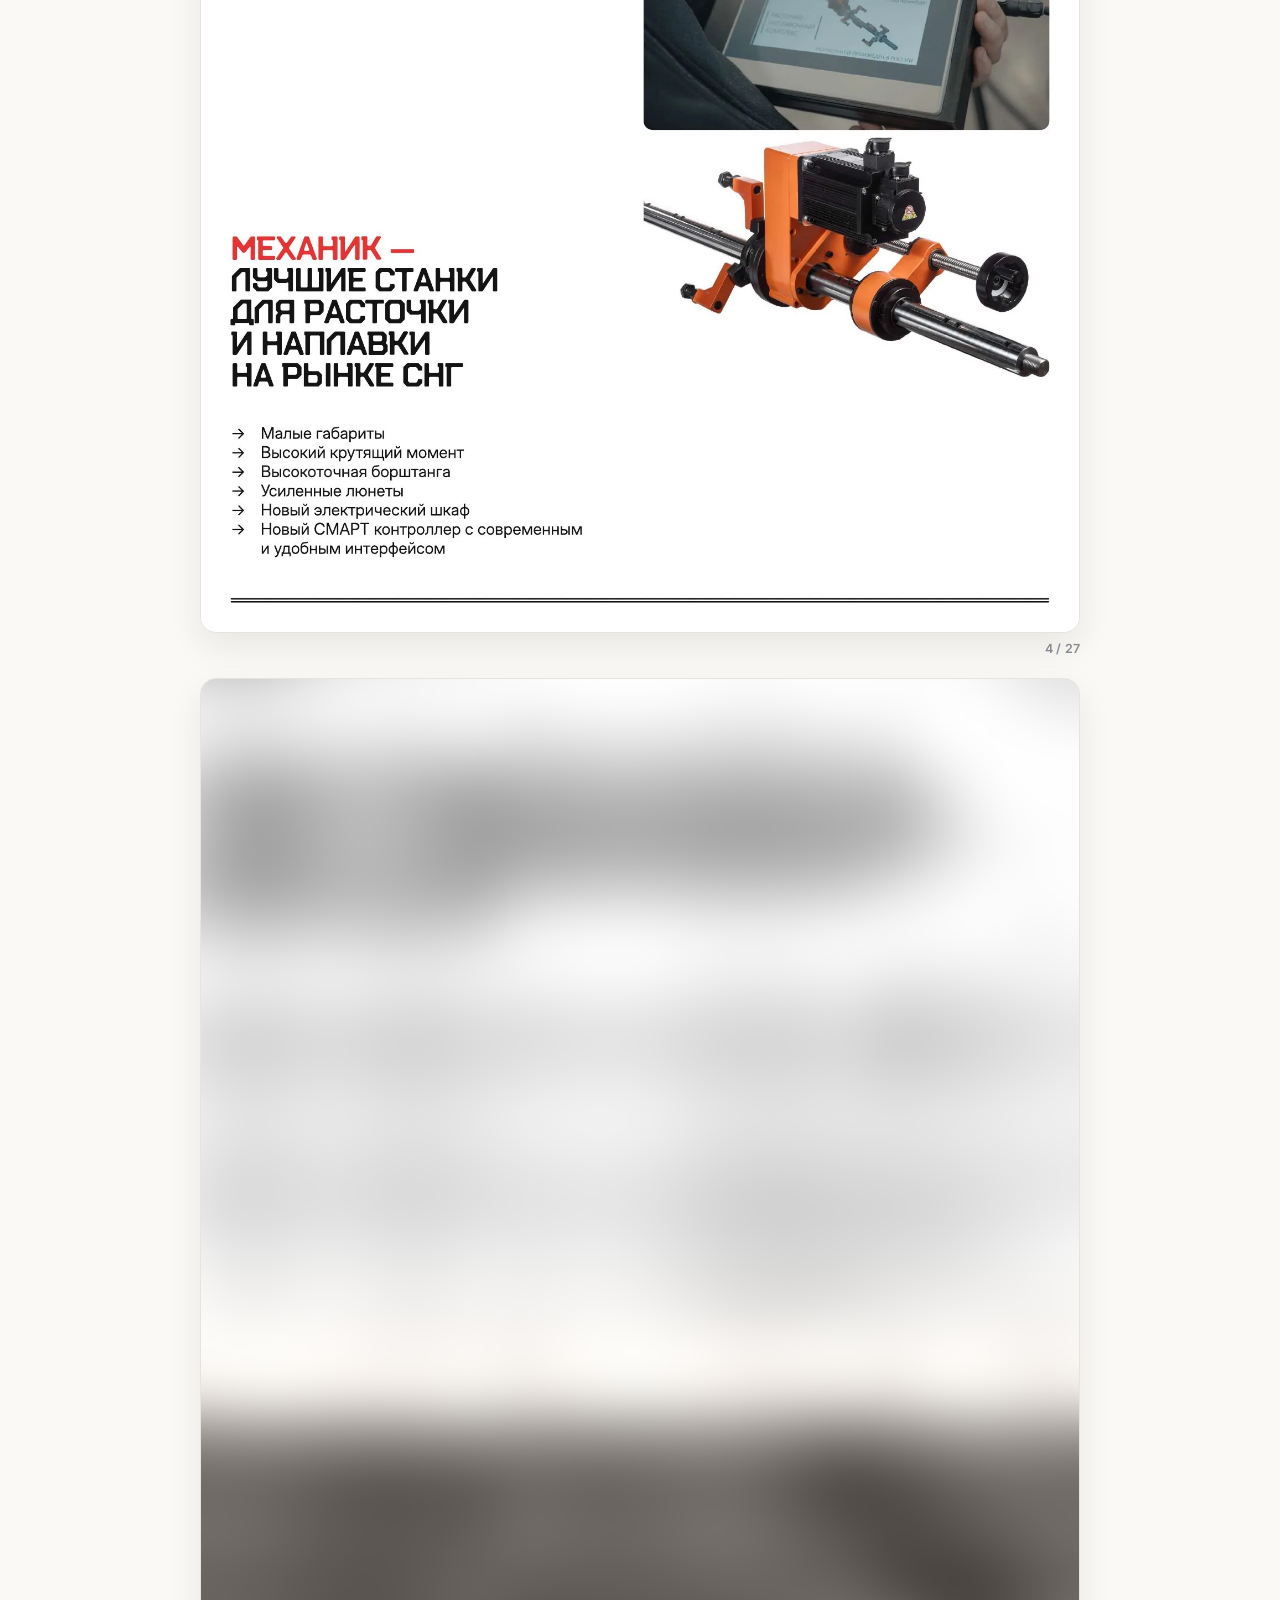
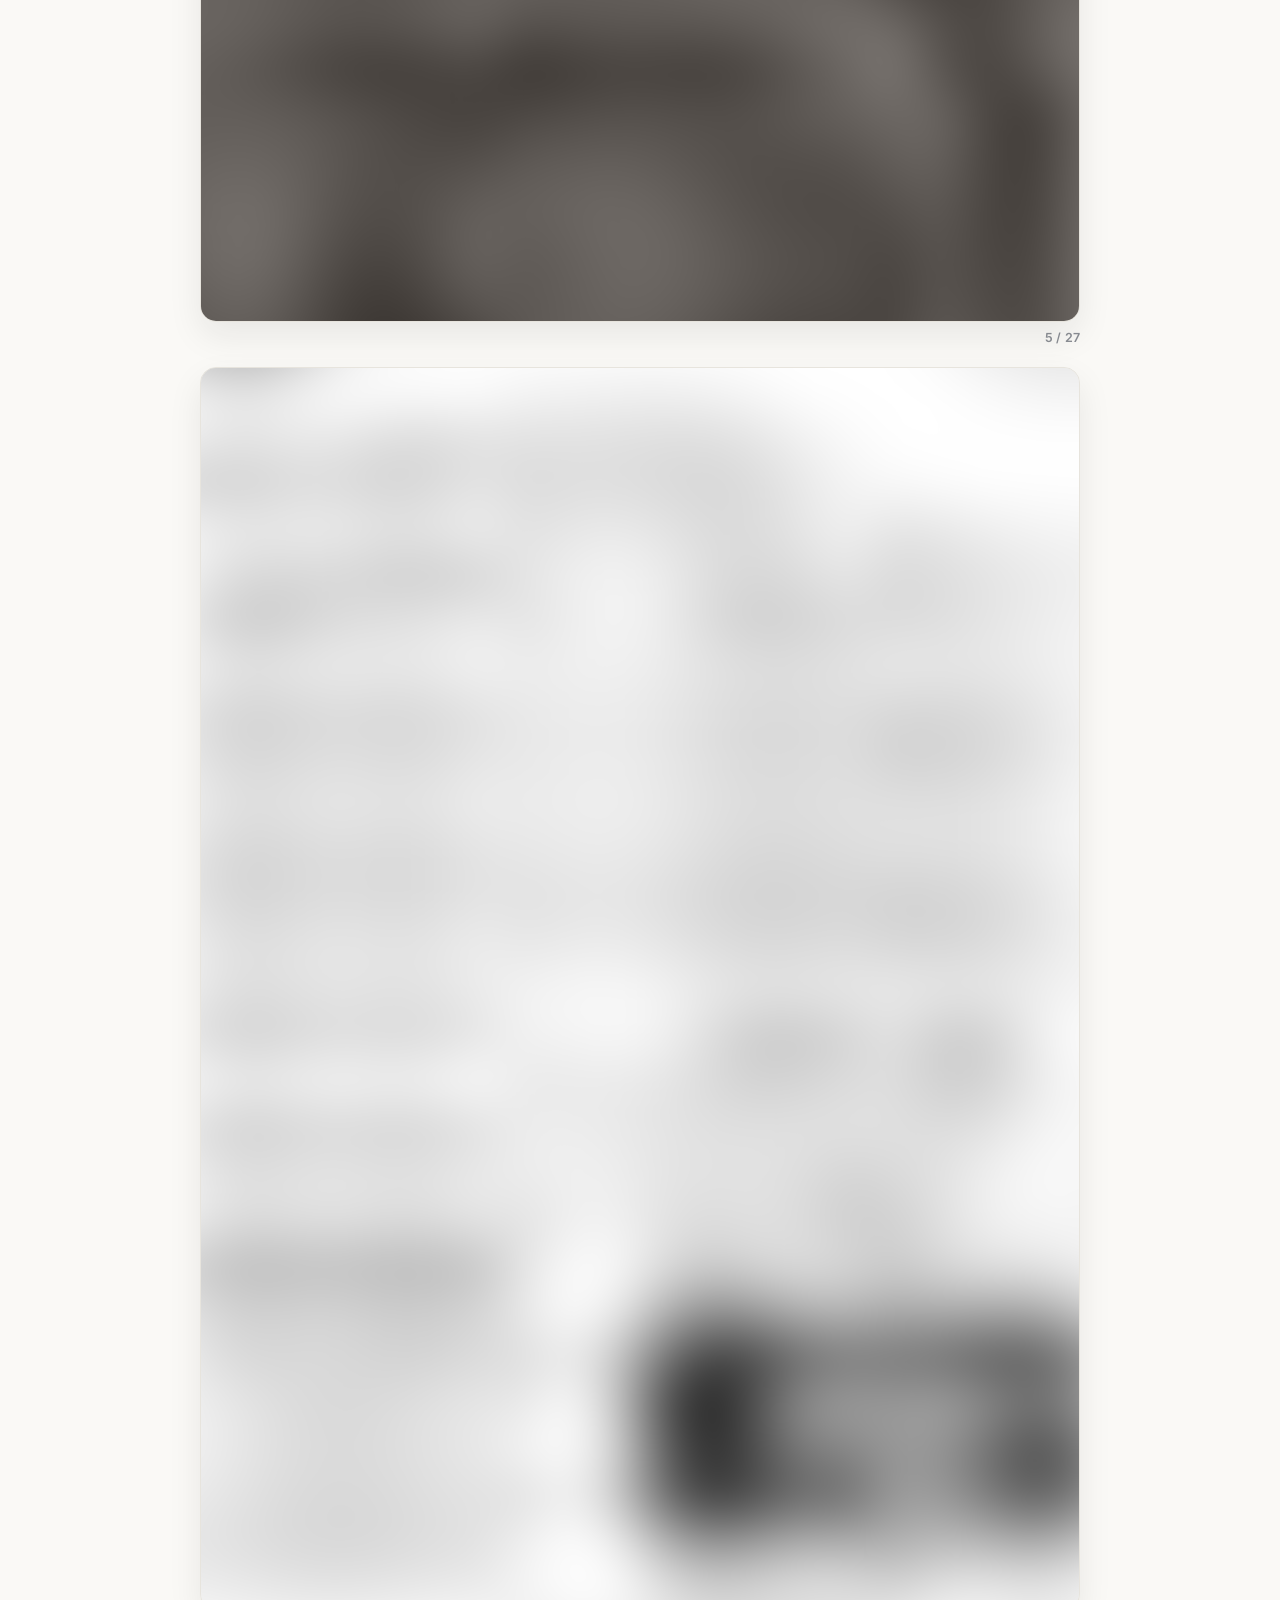
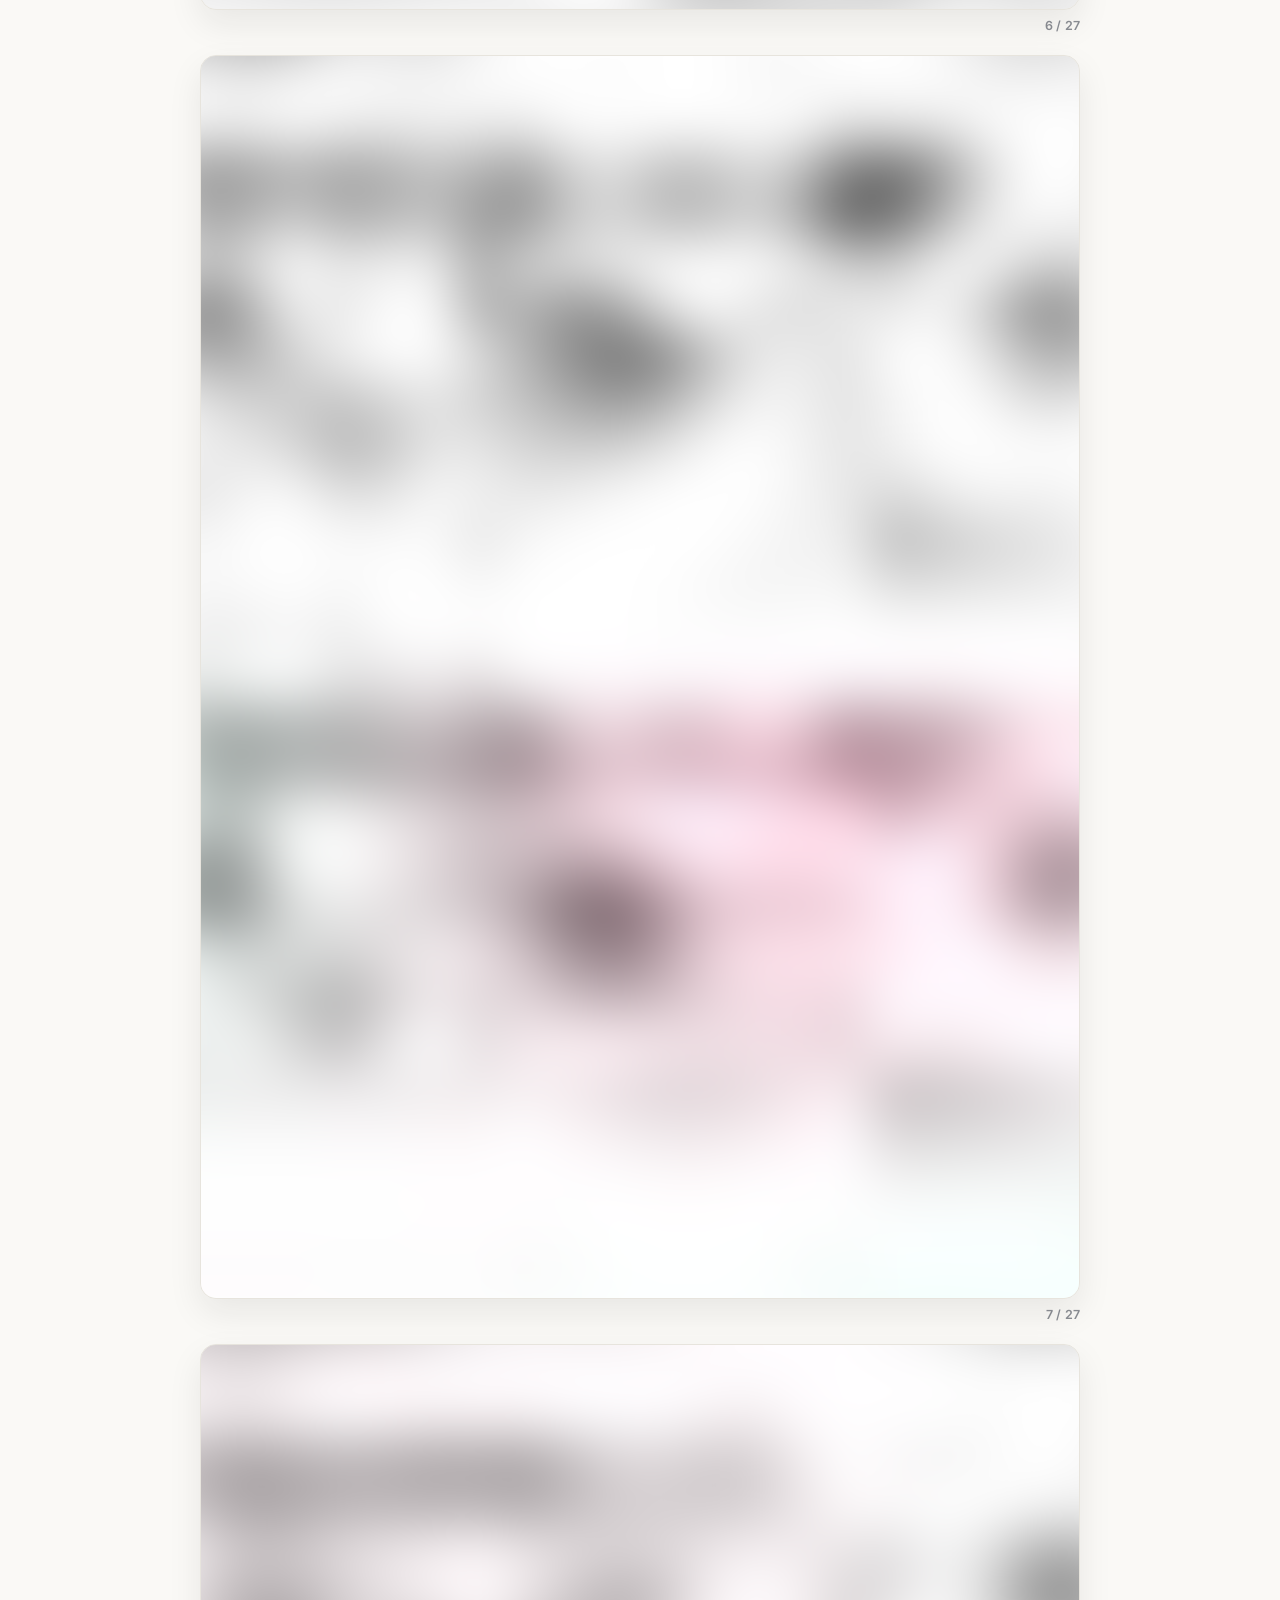
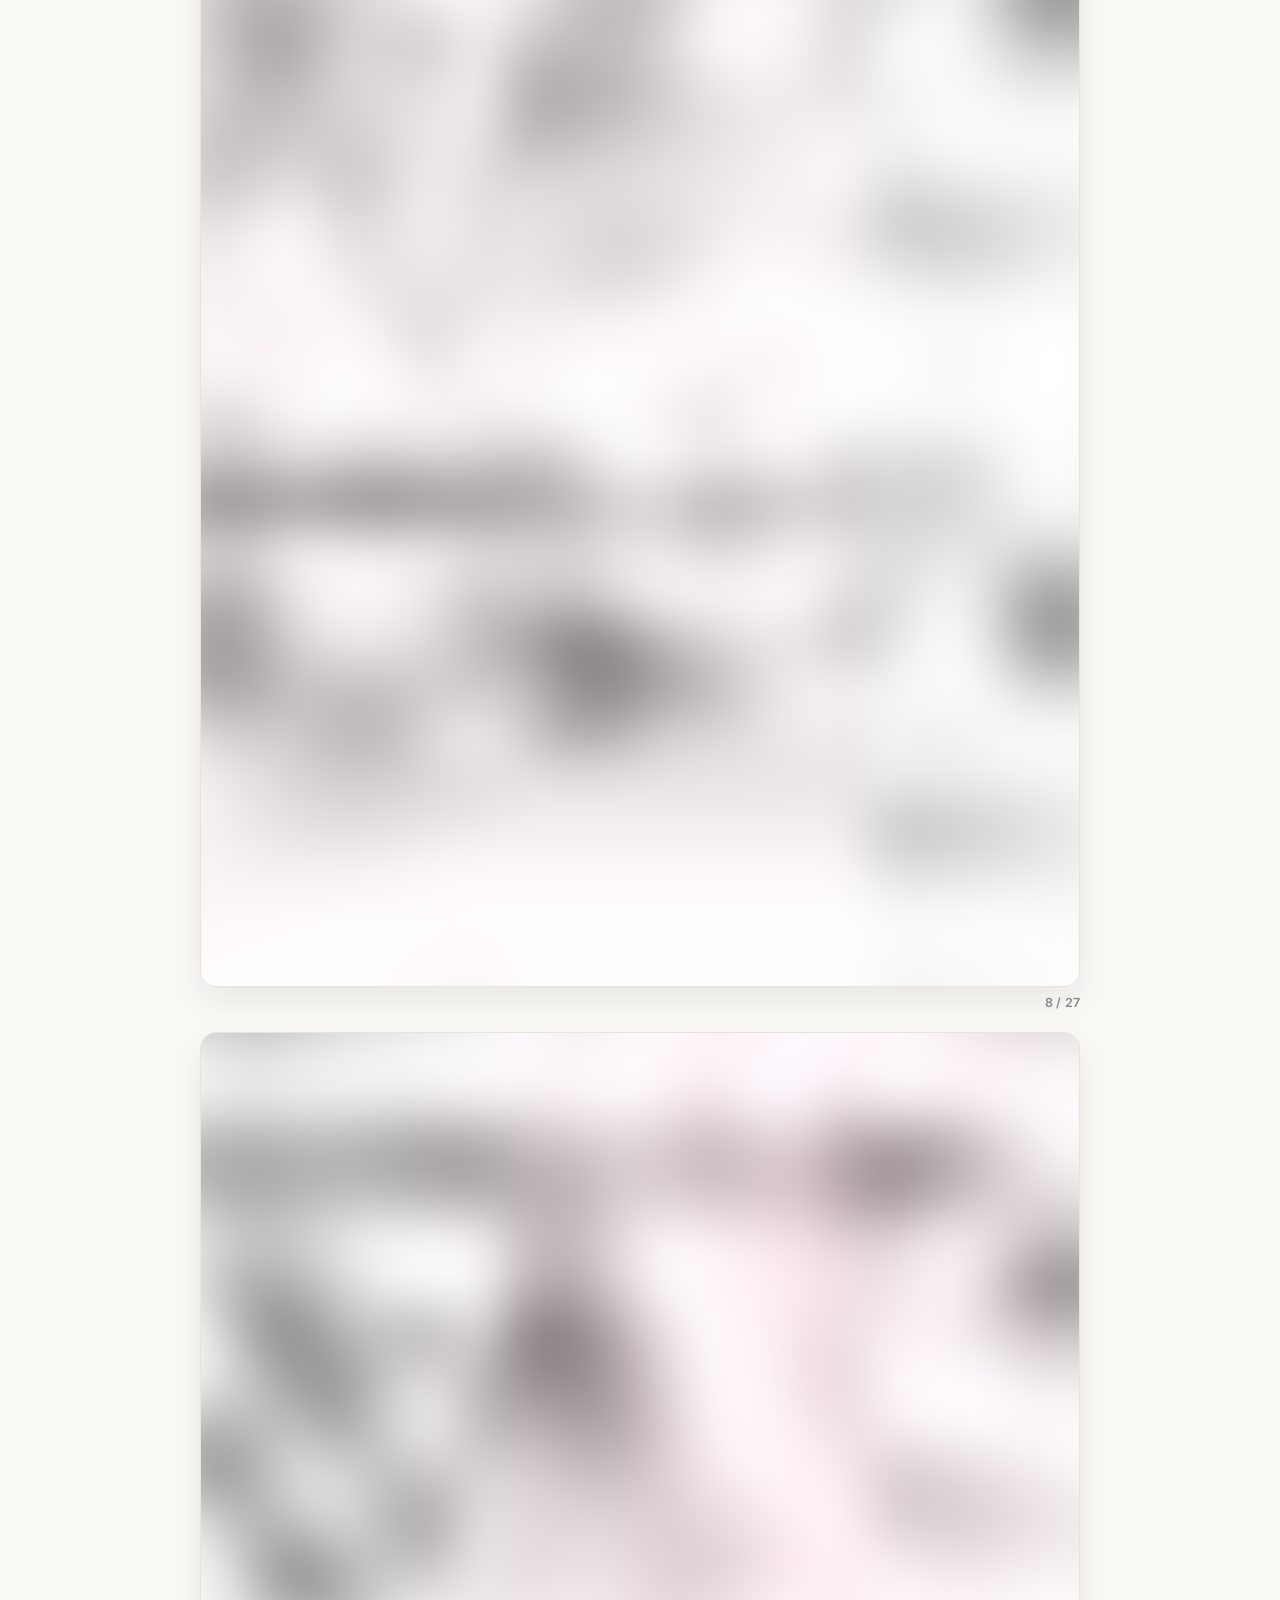
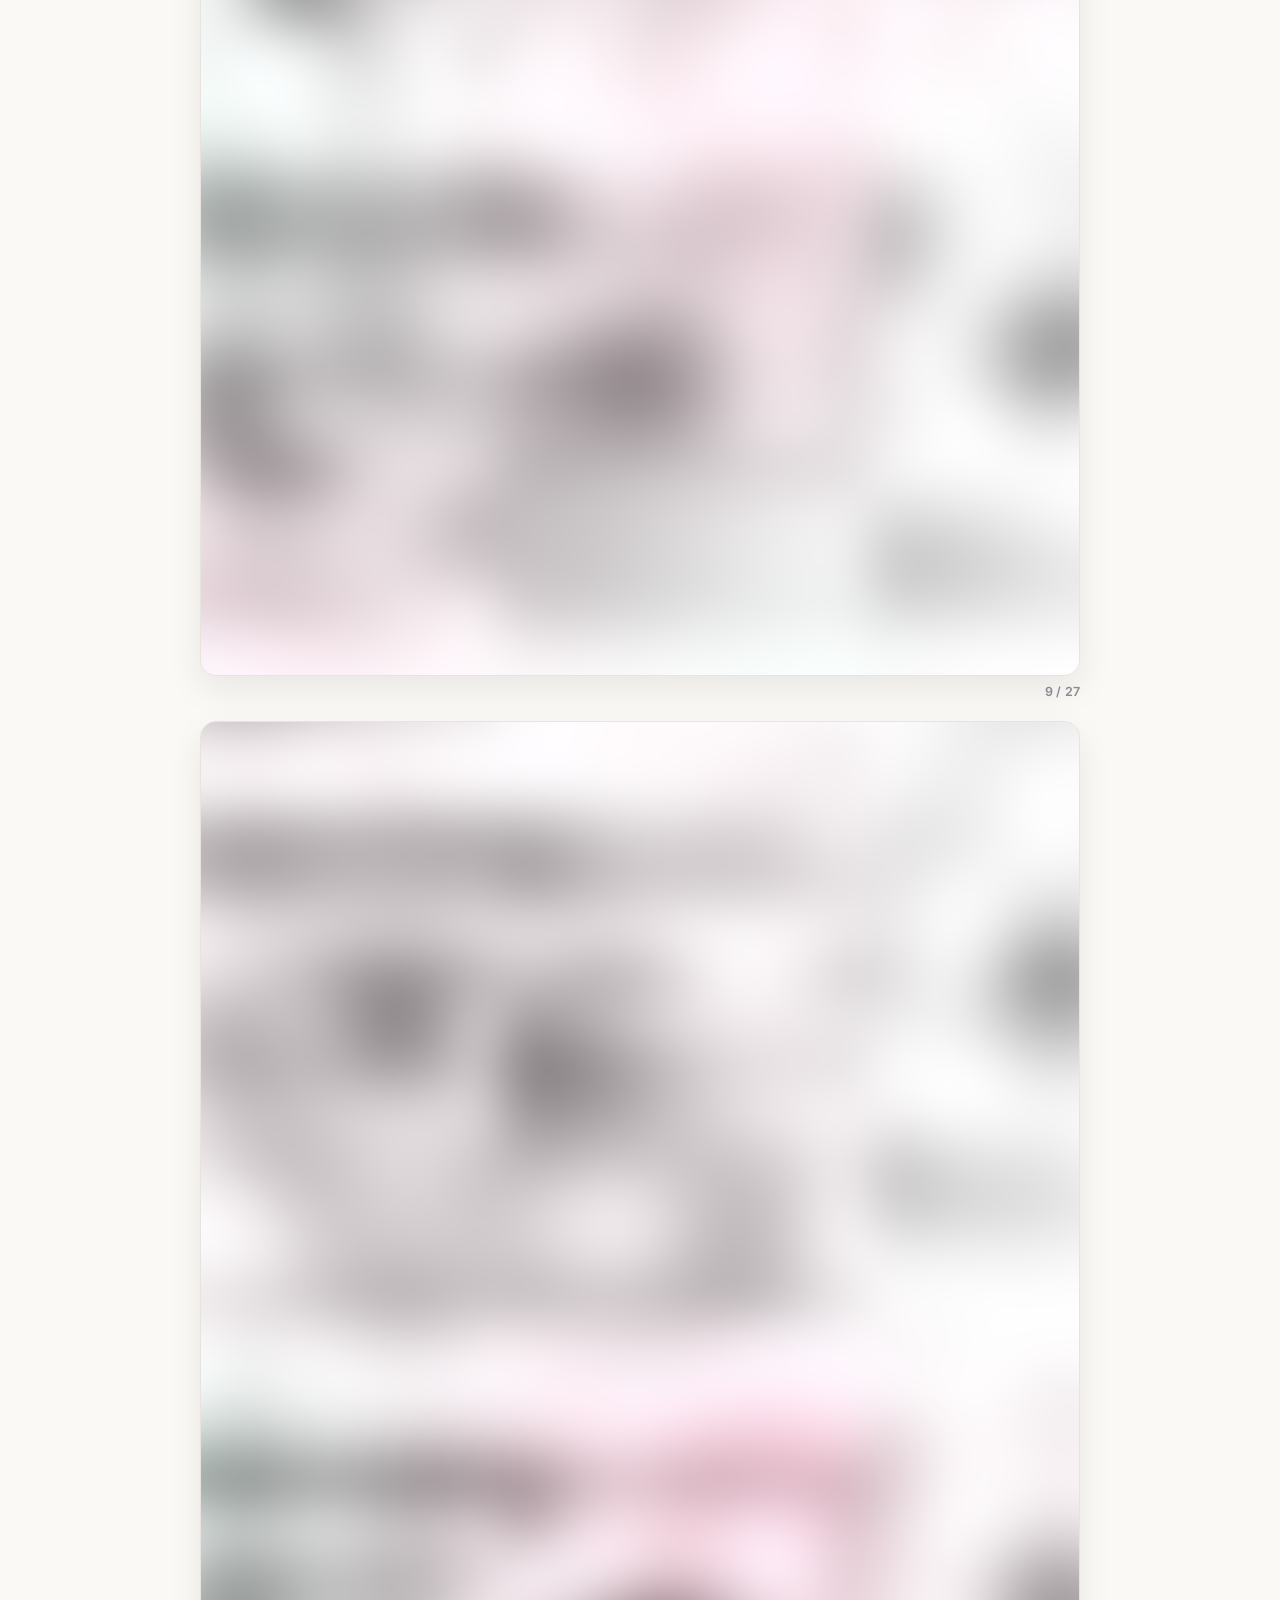
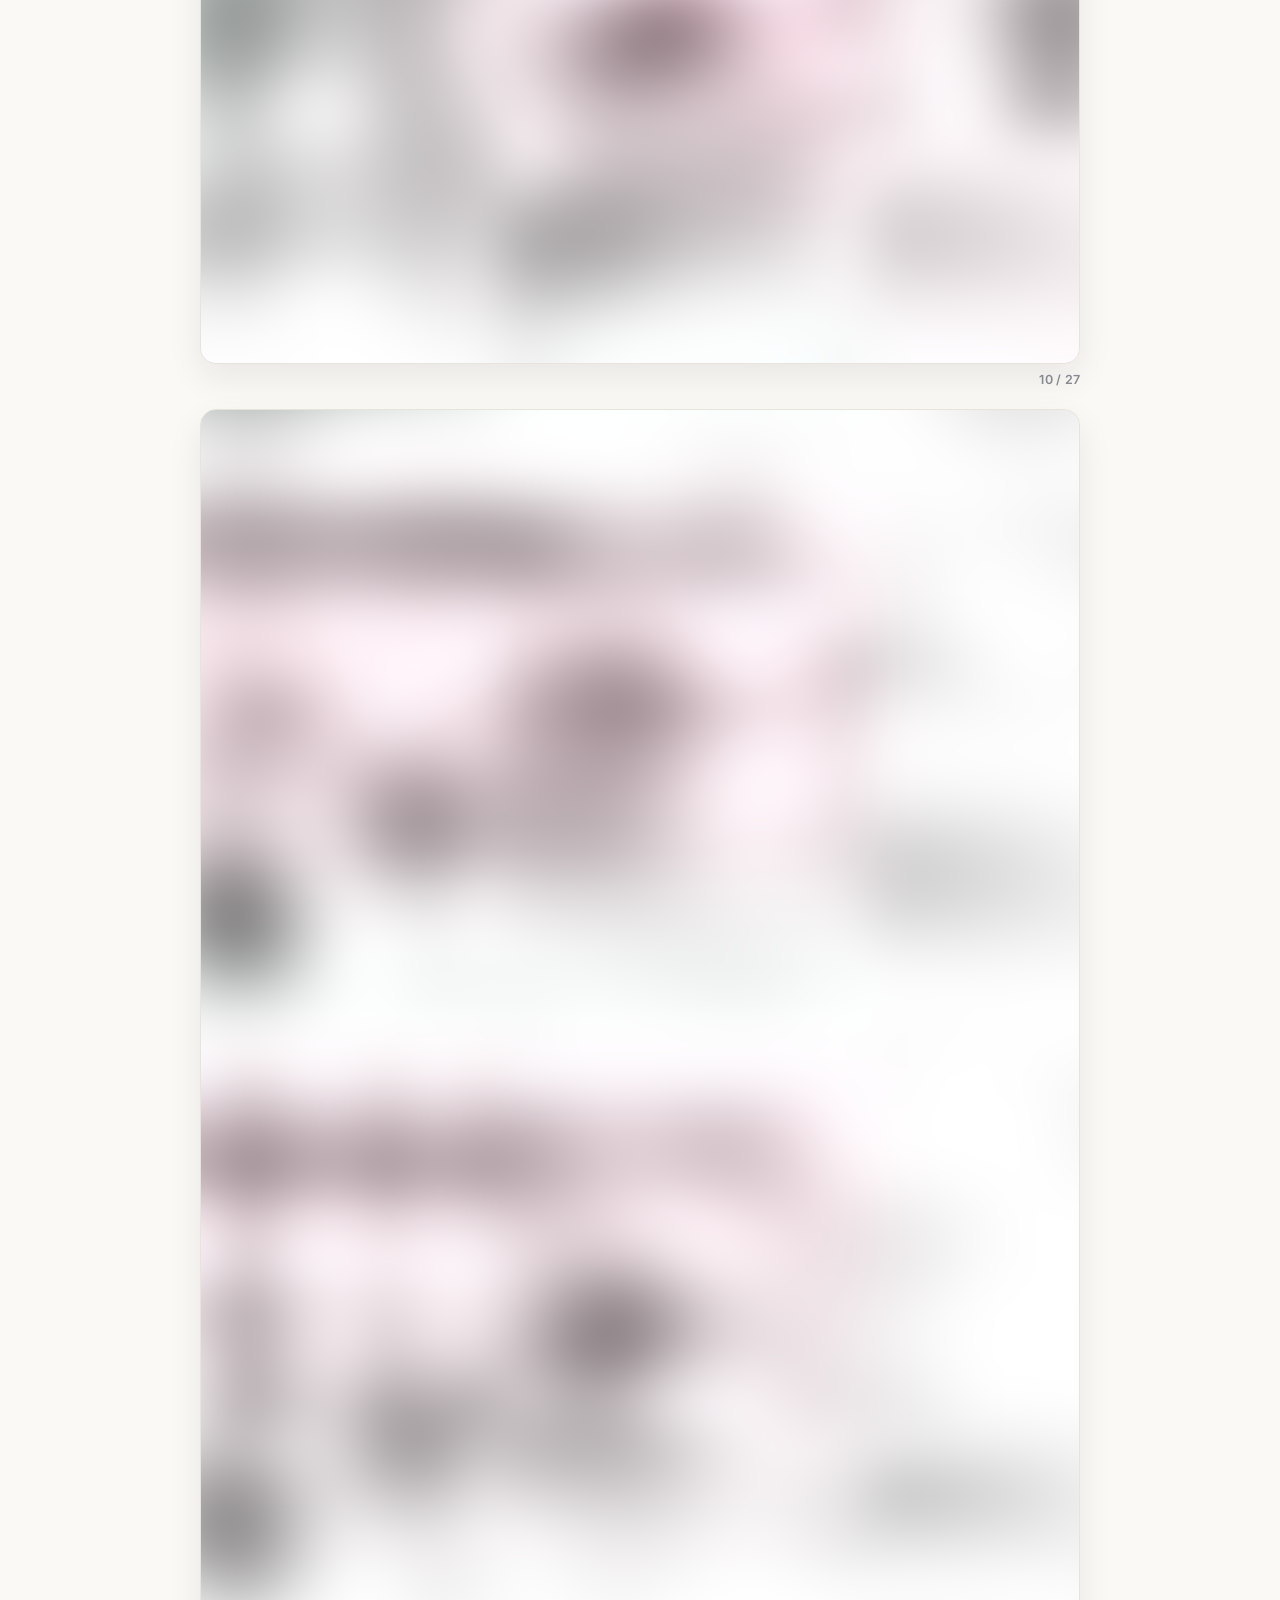
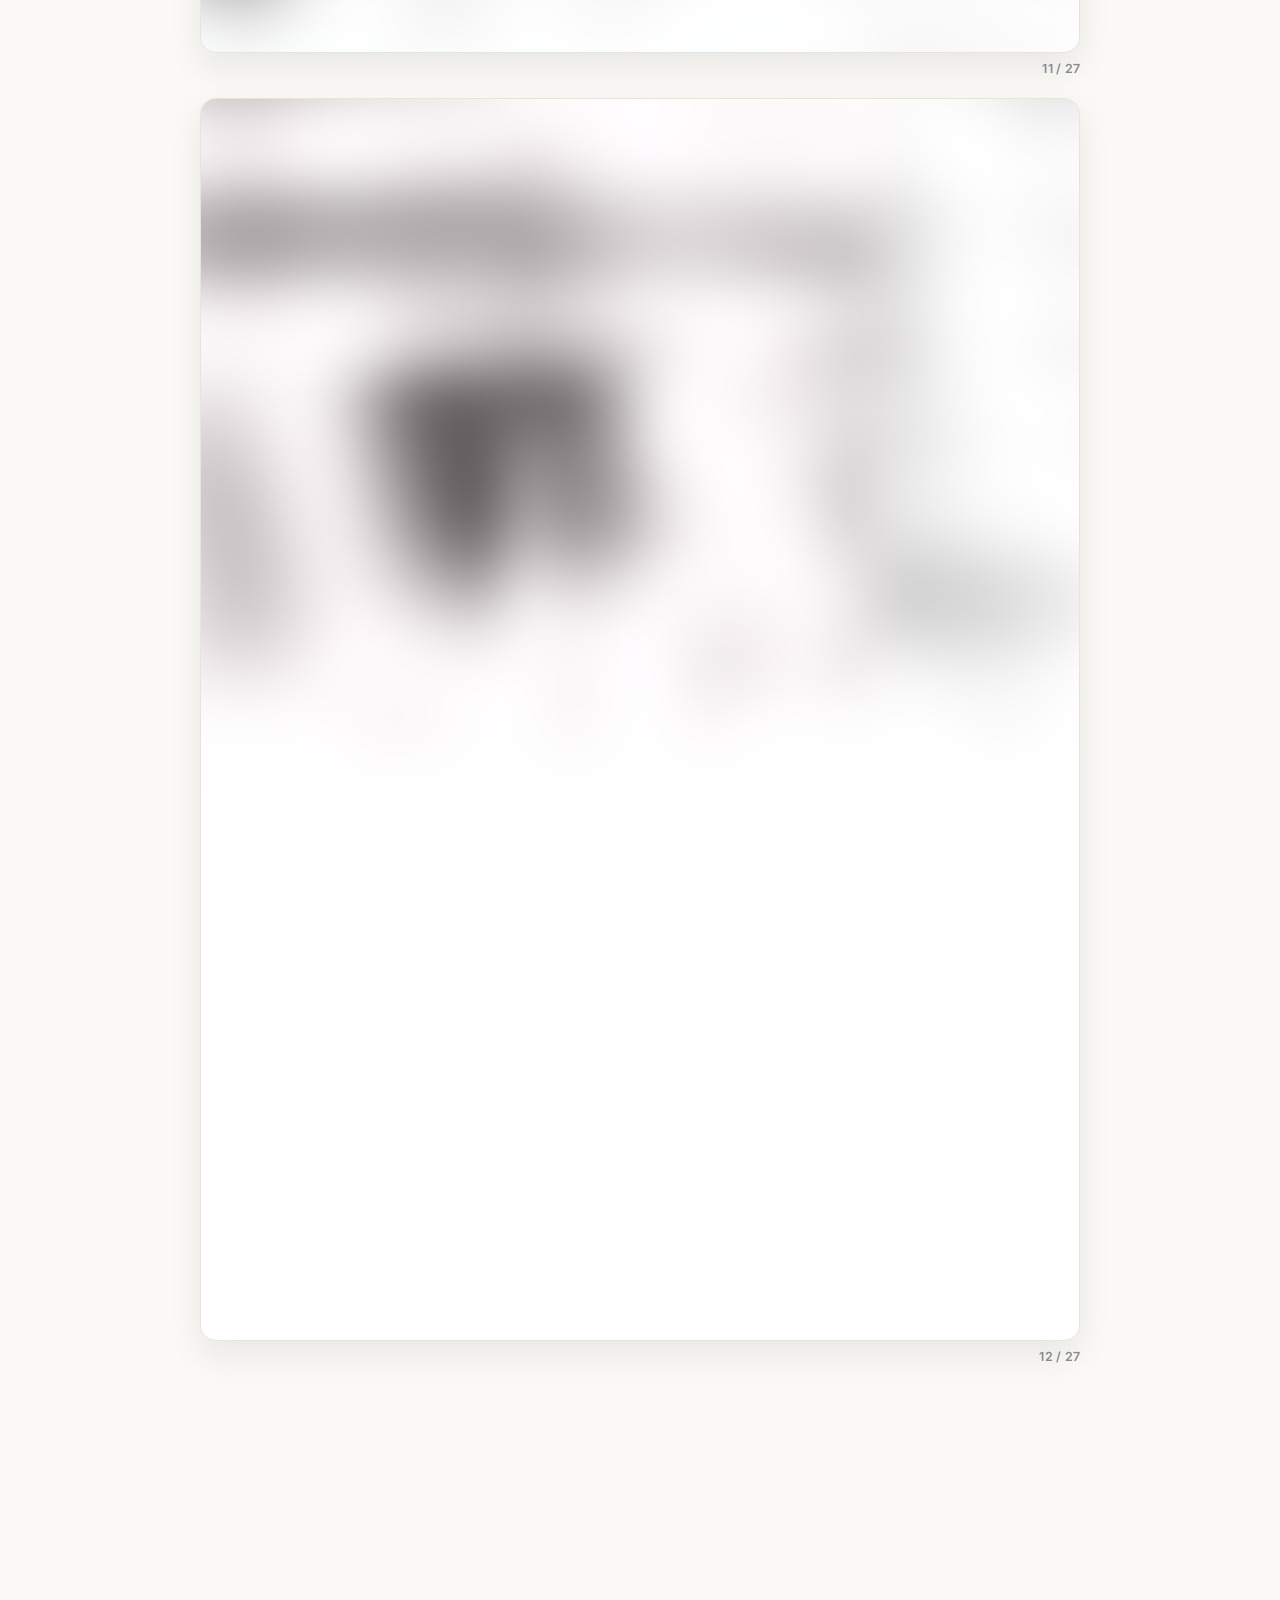
<file: stanki.html>
<!doctype html>
<html lang="ru">
  <head>
    <meta charset="utf-8" />
    <meta name="viewport" content="width=device-width, initial-scale=1" />
    <title>Станки | МРНК.РФ</title>
    <meta
      name="description"
      content="Каталог станков НПК «Механик» с ценами: просмотр на сайте и скачивание PDF."
    />
    <meta property="og:type" content="website" />
    <meta property="og:title" content="Каталог станков | МРНК.РФ" />
    <meta property="og:description" content="Каталог станков НПК «Механик» с ценами: просмотр на сайте и скачивание PDF." />
    <meta property="og:image" content="https://vladssl.github.io/NpkMeh/og-image.jpg" />
    <meta property="og:url" content="https://vladssl.github.io/NpkMeh/stanki.html" />
    <meta property="og:locale" content="ru_RU" />
    <meta name="twitter:card" content="summary_large_image" />
    <link rel="icon" href="./favicon.svg" type="image/svg+xml" />
    <link rel="stylesheet" href="./fonts/inter.css" />
    <link rel="stylesheet" href="./site.css" />
    <script src="./lqip-data.js" defer></script>
    <script src="./site.js" defer></script>
  </head>
  <body>
    <main id="document-app" data-doc="machines"></main>
    <noscript>
      <p style="padding: 24px; font-family: sans-serif">
        Для просмотра каталога на сайте нужен JavaScript.
        <a href="./docs/machines.pdf">Скачать каталог станков (PDF)</a> ·
        <a href="./index.html">На главную</a>
      </p>
    </noscript>
  </body>
</html>
</file>
<file: fonts/inter.css>
/* Inter — локальная копия (латиница + кириллица), self-hosted */
@font-face { font-family: "Inter"; font-style: normal; font-weight: 400; font-display: swap; src: url("./inter-cyrillic-400-normal.woff2") format("woff2"); unicode-range: U+0301,U+0400-045F,U+0490-0491,U+04B0-04B1,U+2116; }
@font-face { font-family: "Inter"; font-style: normal; font-weight: 400; font-display: swap; src: url("./inter-latin-400-normal.woff2") format("woff2"); unicode-range: U+0000-00FF,U+0131,U+0152-0153,U+02BB-02BC,U+02C6,U+02DA,U+02DC,U+2000-206F,U+2074,U+20AC,U+2122,U+2191,U+2193,U+2212,U+2215,U+FEFF,U+FFFD; }
@font-face { font-family: "Inter"; font-style: normal; font-weight: 500; font-display: swap; src: url("./inter-cyrillic-500-normal.woff2") format("woff2"); unicode-range: U+0301,U+0400-045F,U+0490-0491,U+04B0-04B1,U+2116; }
@font-face { font-family: "Inter"; font-style: normal; font-weight: 500; font-display: swap; src: url("./inter-latin-500-normal.woff2") format("woff2"); unicode-range: U+0000-00FF,U+0131,U+0152-0153,U+02BB-02BC,U+02C6,U+02DA,U+02DC,U+2000-206F,U+2074,U+20AC,U+2122,U+2191,U+2193,U+2212,U+2215,U+FEFF,U+FFFD; }
@font-face { font-family: "Inter"; font-style: normal; font-weight: 600; font-display: swap; src: url("./inter-cyrillic-600-normal.woff2") format("woff2"); unicode-range: U+0301,U+0400-045F,U+0490-0491,U+04B0-04B1,U+2116; }
@font-face { font-family: "Inter"; font-style: normal; font-weight: 600; font-display: swap; src: url("./inter-latin-600-normal.woff2") format("woff2"); unicode-range: U+0000-00FF,U+0131,U+0152-0153,U+02BB-02BC,U+02C6,U+02DA,U+02DC,U+2000-206F,U+2074,U+20AC,U+2122,U+2191,U+2193,U+2212,U+2215,U+FEFF,U+FFFD; }
@font-face { font-family: "Inter"; font-style: normal; font-weight: 700; font-display: swap; src: url("./inter-cyrillic-700-normal.woff2") format("woff2"); unicode-range: U+0301,U+0400-045F,U+0490-0491,U+04B0-04B1,U+2116; }
@font-face { font-family: "Inter"; font-style: normal; font-weight: 700; font-display: swap; src: url("./inter-latin-700-normal.woff2") format("woff2"); unicode-range: U+0000-00FF,U+0131,U+0152-0153,U+02BB-02BC,U+02C6,U+02DA,U+02DC,U+2000-206F,U+2074,U+20AC,U+2122,U+2191,U+2193,U+2212,U+2215,U+FEFF,U+FFFD; }
</file>
<file: site.css>
/* ==========================================================================
   МЕХАНИК.РФ — Каталоги
   Редизайн: светлый минимализм (Swiss style), Inter, мягкие акценты
   ========================================================================== */

:root {
  --font-sans: "Inter", -apple-system, BlinkMacSystemFont, "Segoe UI", Roboto, sans-serif;

  /* поверхности */
  --paper: #faf9f6;
  --surface: #ffffff;
  --surface-2: #f3f1ec;

  /* текст */
  --ink: #16181c;
  --ink-soft: #3d4048;
  --muted: #6c7078;
  --muted-2: #8b8e94;

  /* линии */
  --border: #e7e4dd;
  --border-strong: #d8d3c9;

  /* акценты (переопределяются классами .accent-red / .accent-steel) */
  --accent: #b7402c;
  --accent-soft: #f7ebe6;
  --accent-glow: rgba(183, 64, 44, 0.32);
  --accent-2: #1b6570;
  --accent-2-soft: #e7f1f1;
  --accent-2-glow: rgba(27, 101, 112, 0.32);

  --page-accent: var(--accent);
  --page-accent-soft: var(--accent-soft);
  --page-accent-glow: var(--accent-glow);

  /* тени */
  --shadow-xs: 0 1px 2px rgba(22, 24, 28, 0.05);
  --shadow-sm: 0 6px 18px rgba(22, 24, 28, 0.06);
  --shadow-md: 0 14px 34px rgba(22, 24, 28, 0.08);
  --shadow-lg: 0 30px 70px rgba(22, 24, 28, 0.14);

  /* радиусы */
  --r-sm: 10px;
  --r-md: 16px;
  --r-lg: 24px;
  --r-pill: 999px;

  /* движение */
  --ease: cubic-bezier(0.22, 0.61, 0.36, 1);
  --spring: cubic-bezier(0.34, 1.4, 0.44, 1);
  --dur-fast: 160ms;
  --dur-base: 260ms;
  --dur-slow: 520ms;
}

.accent-red {
  --page-accent: var(--accent);
  --page-accent-soft: var(--accent-soft);
  --page-accent-glow: var(--accent-glow);
}

.accent-steel {
  --page-accent: var(--accent-2);
  --page-accent-soft: var(--accent-2-soft);
  --page-accent-glow: var(--accent-2-glow);
}

* {
  box-sizing: border-box;
}

html {
  scroll-behavior: smooth;
}

body {
  margin: 0;
  background: var(--paper);
  color: var(--ink);
  font-family: var(--font-sans);
  font-feature-settings: "ss01" 1, "cv05" 1;
  -webkit-font-smoothing: antialiased;
}

a {
  color: inherit;
  text-decoration: none;
}

img {
  display: block;
  max-width: 100%;
}

svg {
  display: block;
}

:focus-visible {
  outline: 2px solid var(--page-accent);
  outline-offset: 3px;
  border-radius: 4px;
}

.site-shell {
  min-height: 100vh;
  background: var(--paper);
}

/* ---------------------------------- Header --------------------------------- */

.site-header {
  position: sticky;
  top: 0;
  z-index: 30;
  display: grid;
  grid-template-columns: minmax(230px, 320px) 1fr minmax(170px, 230px);
  gap: 18px;
  align-items: center;
  padding: 14px clamp(16px, 3vw, 32px);
  background: rgba(250, 249, 246, 0.82);
  backdrop-filter: blur(14px);
  border-bottom: 1px solid transparent;
  transition: box-shadow var(--dur-base) var(--ease), border-color var(--dur-base) var(--ease), background var(--dur-base) var(--ease);
}

.site-header.is-scrolled {
  border-bottom-color: var(--border);
  box-shadow: var(--shadow-sm);
  background: rgba(250, 249, 246, 0.94);
}

.brand-lockup {
  display: flex;
  align-items: center;
  gap: 12px;
  min-width: 0;
}

.brand-triangle {
  width: 34px;
  height: auto;
  margin-right: -4px;
  flex: none;
  color: var(--ink);
}

.brand-lockup strong {
  display: block;
  font-size: 16px;
  font-weight: 700;
  letter-spacing: -0.01em;
  line-height: 1.2;
}

.brand-lockup small {
  display: block;
  margin-top: 2px;
  line-height: 1.2;
  color: var(--muted);
  font-size: 11.5px;
  font-weight: 500;
}

.main-nav {
  display: flex;
  min-width: 0;
  align-items: center;
  justify-content: center;
  gap: 28px;
  font-size: 14.5px;
  font-weight: 500;
}

.main-nav a {
  position: relative;
  padding: 6px 1px;
  white-space: nowrap;
  color: var(--ink-soft);
  transition: color var(--dur-fast) var(--ease);
}

.main-nav a::after {
  content: "";
  position: absolute;
  left: 0;
  right: 0;
  bottom: 0;
  height: 1.5px;
  background: var(--page-accent);
  transform: scaleX(0);
  transform-origin: left;
  transition: transform var(--dur-base) var(--ease);
}

.main-nav a:hover,
.main-nav a[aria-current="page"] {
  color: var(--ink);
}

.main-nav a:hover::after,
.main-nav a[aria-current="page"]::after {
  transform: scaleX(1);
}

.header-phone {
  display: flex;
  align-items: center;
  justify-content: flex-end;
  gap: 8px;
  font-size: 15px;
  font-weight: 600;
  color: var(--ink);
  transition: color var(--dur-fast) var(--ease);
}

.header-phone svg {
  width: 17px;
  height: 17px;
  flex-shrink: 0;
}

.header-phone:hover {
  color: var(--page-accent);
}

.header-phone:hover svg {
  animation: icon-ring 500ms ease;
}

.document-header {
  grid-template-columns: minmax(230px, 320px) minmax(180px, 1fr) minmax(430px, 610px);
}

.header-actions {
  display: grid;
  grid-template-columns: repeat(3, minmax(0, 1fr));
  gap: 8px;
}

.sticky-action-bar {
  display: none;
}

.header-action {
  display: inline-flex;
  align-items: center;
  justify-content: center;
  gap: 7px;
  min-height: 42px;
  padding: 0 14px;
  border: 1px solid var(--border);
  border-radius: var(--r-sm);
  background: var(--surface);
  color: var(--ink-soft);
  font-size: 13.5px;
  font-weight: 600;
  white-space: nowrap;
  transition: border-color var(--dur-fast) var(--ease), color var(--dur-fast) var(--ease), background var(--dur-fast) var(--ease), transform var(--dur-fast) var(--ease);
}

.header-action svg {
  width: 16px;
  height: 16px;
  flex: 0 0 16px;
}

.header-action:hover {
  border-color: var(--border-strong);
  color: var(--ink);
  transform: translateY(-1px);
}

.header-action-phone:hover svg {
  color: var(--page-accent);
  animation: icon-ring 500ms ease;
}

.header-action-download:hover svg {
  color: var(--page-accent);
  animation: icon-nod 450ms ease;
}

@keyframes icon-ring {
  15% {
    transform: rotate(-14deg);
  }
  30% {
    transform: rotate(11deg);
  }
  45% {
    transform: rotate(-8deg);
  }
  60% {
    transform: rotate(5deg);
  }
  100% {
    transform: rotate(0);
  }
}

@keyframes icon-nod {
  30% {
    transform: translateY(3px);
  }
  55% {
    transform: translateY(-1px);
  }
  100% {
    transform: translateY(0);
  }
}

.header-action-primary {
  position: relative;
  overflow: hidden;
  border-color: var(--ink);
  background: var(--ink);
  color: #fff;
}

.header-action-primary::after {
  content: "";
  position: absolute;
  top: 0;
  left: -60%;
  width: 45%;
  height: 100%;
  background: linear-gradient(115deg, transparent, rgba(255, 255, 255, 0.32), transparent);
  transform: skewX(-18deg);
  transition: left 650ms var(--ease);
  pointer-events: none;
}

.header-action-primary:hover::after {
  left: 130%;
}

.header-action-primary:hover {
  border-color: var(--page-accent);
  background: var(--page-accent);
  color: #fff;
}

/* ------------------------------- Reading progress -------------------------- */

.viewer-progress {
  position: fixed;
  top: 0;
  left: 0;
  right: 0;
  height: 3px;
  z-index: 40;
  background: transparent;
  pointer-events: none;
}

.viewer-progress-fill {
  height: 100%;
  width: 0%;
  background: var(--page-accent);
  transition: width 80ms linear;
}

/* ---------------------------------- Home ----------------------------------- */

.home-choice {
  position: relative;
  display: grid;
  min-height: calc(100vh - 88px);
  grid-template-columns: minmax(280px, 0.86fr) minmax(0, 1.14fr);
  gap: clamp(24px, 4vw, 64px);
  align-items: center;
  width: min(1180px, calc(100% - 32px));
  margin: 0 auto;
  padding: clamp(34px, 5vw, 74px) 0;
}

.home-copy {
  position: relative;
  z-index: 1;
  max-width: 560px;
}

.eyebrow {
  display: inline-flex;
  align-items: center;
  gap: 8px;
  margin: 0 0 16px;
  color: var(--page-accent);
  font-size: 12.5px;
  font-weight: 600;
  letter-spacing: 0.08em;
  text-transform: uppercase;
}

.eyebrow::before {
  content: "";
  width: 16px;
  height: 1.5px;
  background: currentColor;
}

h1,
h2,
p {
  margin-top: 0;
}

h1 {
  margin-bottom: 18px;
  font-size: clamp(38px, 5.6vw, 76px);
  font-weight: 700;
  line-height: 1.02;
  letter-spacing: -0.025em;
}

h2 {
  margin-bottom: 12px;
  font-size: clamp(26px, 3.6vw, 44px);
  font-weight: 700;
  line-height: 1.05;
  letter-spacing: -0.02em;
}

.home-copy p:not(.eyebrow),
.document-hero p,
.contacts-band p {
  color: var(--muted);
  font-size: 17px;
  font-weight: 400;
  line-height: 1.55;
}

.home-actions,
.document-actions,
.contact-actions {
  display: flex;
  flex-wrap: wrap;
  gap: 12px;
  align-items: center;
}

.button {
  display: inline-flex;
  align-items: center;
  gap: 8px;
  min-height: 50px;
  padding: 0 24px;
  border: 1px solid transparent;
  border-radius: var(--r-sm);
  font-size: 14.5px;
  font-weight: 600;
  transition: background var(--dur-base) var(--ease), color var(--dur-base) var(--ease), transform var(--dur-fast) var(--ease), box-shadow var(--dur-base) var(--ease);
}

.button:hover {
  transform: translateY(-2px);
  box-shadow: var(--shadow-sm);
}

.button.primary {
  position: relative;
  overflow: hidden;
  border-color: var(--ink);
  background: var(--ink);
  color: #fff;
}

.button.primary::after {
  content: "";
  position: absolute;
  top: 0;
  left: -60%;
  width: 45%;
  height: 100%;
  background: linear-gradient(115deg, transparent, rgba(255, 255, 255, 0.32), transparent);
  transform: skewX(-18deg);
  transition: left 650ms var(--ease);
  pointer-events: none;
}

.button.primary:hover::after {
  left: 130%;
}

.button.primary:hover {
  border-color: var(--page-accent);
  background: var(--page-accent);
}

.button.secondary {
  border-color: var(--border-strong);
  background: transparent;
  color: var(--ink);
}

/* ------------------------------- Catalog cards ------------------------------ */

.catalog-grid {
  position: relative;
  z-index: 1;
  display: grid;
  gap: 18px;
}

.catalog-card {
  position: relative;
  display: flex;
  min-height: 148px;
  align-items: center;
  justify-content: space-between;
  gap: 20px;
  border: 1px solid var(--border);
  border-radius: var(--r-lg);
  background: var(--surface);
  padding: clamp(24px, 4vw, 38px);
  overflow: hidden;
  transition: border-color var(--dur-base) var(--ease), transform var(--dur-base) var(--ease), box-shadow var(--dur-base) var(--ease);
}

.catalog-card:hover {
  border-color: var(--page-accent);
  transform: translateY(-4px);
  box-shadow: var(--shadow-lg);
}

.catalog-card-arrow {
  display: grid;
  flex: 0 0 44px;
  width: 44px;
  height: 44px;
  place-items: center;
  border-radius: var(--r-pill);
  background: var(--surface-2);
  color: var(--ink);
  transition: background var(--dur-base) var(--ease), color var(--dur-base) var(--ease), transform var(--dur-base) var(--ease);
}

.catalog-card-arrow svg {
  width: 20px;
  height: 20px;
  transition: transform var(--dur-base) var(--ease);
}

.catalog-card:hover .catalog-card-arrow {
  background: var(--page-accent);
  color: #fff;
}

.catalog-card:hover .catalog-card-arrow svg {
  transform: translate(3px, -3px);
}

.catalog-card-body {
  position: relative;
  z-index: 1;
  color: inherit;
}

.catalog-card-body strong,
.catalog-card-body small {
  display: block;
}

.catalog-card-body strong {
  font-size: clamp(24px, 3.4vw, 38px);
  font-weight: 700;
  line-height: 1.08;
  letter-spacing: -0.02em;
}

.catalog-card-body small {
  margin-top: 10px;
  max-width: 34ch;
  color: var(--muted);
  font-size: 15px;
  font-weight: 400;
  line-height: 1.4;
}

/* --------------------------------- Contacts --------------------------------- */

.contacts-band {
  position: relative;
  overflow: hidden;
  display: grid;
  grid-template-columns: minmax(0, 1fr) auto;
  gap: 24px;
  align-items: center;
  border-top: 1px solid var(--border);
  background: var(--ink);
  color: #fff;
  padding: clamp(34px, 5vw, 62px) max(16px, calc((100vw - 1180px) / 2));
}

.contacts-band-info,
.contacts-band .contact-actions {
  position: relative;
  z-index: 1;
}

.document-hero-inner {
  position: relative;
  z-index: 1;
}

/* --------------- Светлый блок контактов на главной (все экраны) -------------- */

.home-shell .contacts-band {
  background: var(--paper);
  color: var(--ink);
}

.home-shell .contacts-band h2 {
  color: var(--ink);
}

.home-shell .contacts-band p {
  color: var(--muted);
}

.home-shell .contact-phone {
  color: var(--ink);
  border-bottom-color: var(--border-strong);
}

.home-shell .contact-phone:hover {
  color: var(--page-accent);
}

.home-shell .contacts-band .button.primary {
  border-color: var(--ink);
  background: var(--ink);
  color: #fff;
}

.home-shell .contacts-band .button.primary:hover {
  border-color: var(--page-accent);
  background: var(--page-accent);
}

/* -------------- Светлый блок контактов для всех страниц (все экраны) ---------- */

.document-shell .contacts-band {
  background: var(--paper);
  color: var(--ink);
}

.document-shell .contacts-band h2 {
  color: var(--ink);
}

.document-shell .contacts-band p {
  color: var(--muted);
}

.document-shell .contact-phone {
  color: var(--ink);
  border-bottom-color: var(--border-strong);
}

.document-shell .contact-phone:hover {
  color: var(--page-accent);
}

.document-shell .contacts-band .button.primary {
  border-color: var(--ink);
  background: var(--ink);
  color: #fff;
}

.document-shell .contacts-band .button.primary:hover {
  border-color: var(--page-accent);
  background: var(--page-accent);
}

.contacts-band .eyebrow {
  color: var(--page-accent);
}

.contacts-band .eyebrow::before {
  background: currentColor;
}

.contacts-band h2 {
  color: #fff;
}

.contacts-band p {
  max-width: 520px;
  color: rgba(255, 255, 255, 0.6);
}

.contact-phone {
  display: inline-flex;
  align-items: center;
  gap: 10px;
  min-height: 50px;
  color: #fff;
  font-size: 25px;
  font-weight: 700;
  letter-spacing: -0.01em;
  white-space: nowrap;
  border-bottom: 1.5px solid rgba(255, 255, 255, 0.25);
  transition: border-color var(--dur-base) var(--ease), color var(--dur-base) var(--ease);
}

.contact-phone svg {
  width: 20px;
  height: 20px;
  flex-shrink: 0;
}

.contact-phone:hover {
  color: var(--page-accent);
  border-color: currentColor;
}

.contact-phone:hover svg {
  animation: icon-ring 500ms ease;
}

.contacts-band .button.primary {
  border-color: var(--page-accent);
  background: var(--page-accent);
}

.contacts-band .button.primary:hover {
  background: #fff;
  border-color: #fff;
  color: var(--ink);
}

/* ------------------------------ Document hero -------------------------------- */

.document-hero {
  position: relative;
  display: grid;
  grid-template-columns: minmax(0, 1fr);
  gap: 24px;
  align-items: end;
  width: min(1180px, calc(100% - 32px));
  margin: 0 auto;
  padding: clamp(28px, 5vw, 66px) 0 26px;
}

.document-hero h1 {
  margin-bottom: 12px;
  font-size: clamp(36px, 5.6vw, 72px);
}

.back-link {
  display: inline-flex;
  align-items: center;
  gap: 6px;
  margin-bottom: 18px;
  color: var(--muted);
  font-size: 13.5px;
  font-weight: 600;
  transition: color var(--dur-fast) var(--ease), gap var(--dur-fast) var(--ease);
}

.back-link svg {
  width: 14px;
  height: 14px;
  transition: transform var(--dur-fast) var(--ease);
}

.back-link:hover {
  color: var(--page-accent);
}

.back-link:hover svg {
  transform: translateX(-3px);
}

/* ------------------------------ Document viewer ------------------------------ */

.document-viewer {
  display: grid;
  gap: 22px;
  width: min(880px, calc(100% - 24px));
  margin: 0 auto;
  padding: 0 0 clamp(34px, 5vw, 70px);
}

.document-page {
  position: relative;
  margin: 0;
}

.document-page-frame {
  position: relative;
  border: 1px solid var(--border);
  border-radius: var(--r-md);
  background: var(--surface-2);
  overflow: hidden;
  box-shadow: var(--shadow-md);
  cursor: zoom-in;
}

.page-lqip {
  position: absolute;
  inset: 0;
  z-index: 0;
  background-size: cover;
  background-position: center;
  background-color: var(--surface-2);
  filter: blur(20px);
  transform: scale(1.15);
}

.document-page img {
  position: relative;
  z-index: 1;
  width: 100%;
  height: auto;
  opacity: 0;
  transition: opacity var(--dur-slow) var(--ease);
}

.document-page img.is-loaded {
  opacity: 1;
}

.document-page-zoom {
  position: absolute;
  right: 10px;
  bottom: 10px;
  display: grid;
  width: 34px;
  height: 34px;
  place-items: center;
  border-radius: var(--r-pill);
  background: rgba(22, 24, 28, 0.55);
  color: #fff;
  opacity: 0;
  transform: scale(0.85);
  transition: opacity var(--dur-fast) var(--ease), transform var(--dur-fast) var(--ease);
  pointer-events: none;
}

.document-page-zoom svg {
  width: 16px;
  height: 16px;
}

.document-page-frame:hover .document-page-zoom {
  opacity: 1;
  transform: scale(1);
}

.document-page figcaption {
  margin-top: 8px;
  color: var(--muted-2);
  font-size: 12.5px;
  font-weight: 600;
  text-align: right;
  letter-spacing: 0.02em;
}

/* ------------------------------- Page counter --------------------------------- */

.page-counter {
  position: fixed;
  right: clamp(14px, 3vw, 28px);
  bottom: clamp(14px, 3vw, 28px);
  z-index: 25;
  display: inline-flex;
  align-items: center;
  gap: 8px;
  padding: 9px 16px;
  border: 0;
  border-radius: var(--r-pill);
  background: rgba(22, 24, 28, 0.86);
  backdrop-filter: blur(8px);
  color: #fff;
  font: inherit;
  font-size: 13px;
  font-weight: 600;
  font-variant-numeric: tabular-nums;
  box-shadow: var(--shadow-md);
  opacity: 0;
  transform: translateY(8px);
  transition: opacity var(--dur-base) var(--ease), transform var(--dur-base) var(--ease), background var(--dur-fast) var(--ease);
  pointer-events: none;
  cursor: pointer;
}

.page-counter.is-visible {
  opacity: 1;
  transform: translateY(0);
  pointer-events: auto;
}

.page-counter:hover {
  background: rgba(22, 24, 28, 0.96);
}

.page-counter span {
  color: var(--page-accent);
}

.page-counter svg {
  width: 14px;
  height: 14px;
}

/* ------------------------------ Filmstrip миниатюр ---------------------------- */

.filmstrip {
  position: fixed;
  left: 0;
  right: 0;
  bottom: 0;
  z-index: 45;
  padding: 14px 14px calc(14px + env(safe-area-inset-bottom, 0px));
  background: rgba(250, 249, 246, 0.96);
  backdrop-filter: blur(14px);
  border-top: 1px solid var(--border);
  box-shadow: 0 -12px 34px rgba(22, 24, 28, 0.1);
  transform: translateY(100%);
  visibility: hidden;
  transition: transform var(--dur-base) var(--ease), visibility var(--dur-base) var(--ease);
}

.filmstrip.is-open {
  transform: translateY(0);
  visibility: visible;
}

.filmstrip-track {
  display: flex;
  gap: 10px;
  overflow-x: auto;
  scroll-behavior: smooth;
  padding-bottom: 4px;
  -webkit-overflow-scrolling: touch;
}

.filmstrip-thumb {
  position: relative;
  flex: 0 0 auto;
  width: 74px;
  padding: 0;
  border: 2px solid var(--border);
  border-radius: 8px;
  background: var(--surface);
  overflow: hidden;
  cursor: pointer;
  transition: border-color var(--dur-fast) var(--ease), transform var(--dur-fast) var(--ease);
}

.filmstrip-thumb img {
  display: block;
  width: 100%;
  height: auto;
}

.filmstrip-thumb figcaption {
  padding: 3px 0 4px;
  font-size: 10.5px;
  font-weight: 600;
  color: var(--muted);
  text-align: center;
}

.filmstrip-thumb:hover {
  border-color: var(--border-strong);
  transform: translateY(-2px);
}

.filmstrip-thumb.is-current {
  border-color: var(--page-accent);
}

.filmstrip-thumb.is-current figcaption {
  color: var(--page-accent);
}

/* ----------------------------------- Toast ----------------------------------- */

.toast {
  position: fixed;
  left: 50%;
  bottom: 28px;
  z-index: 70;
  transform: translate(-50%, 12px);
  padding: 11px 20px;
  border-radius: var(--r-pill);
  background: var(--ink);
  color: #fff;
  font-size: 13.5px;
  font-weight: 600;
  box-shadow: var(--shadow-lg);
  opacity: 0;
  pointer-events: none;
  transition: opacity var(--dur-base) var(--ease), transform var(--dur-base) var(--ease);
}

.toast.is-visible {
  opacity: 1;
  transform: translate(-50%, 0);
}

/* -------------------------------- Back to top ---------------------------------- */

.back-to-top {
  position: fixed;
  left: clamp(14px, 3vw, 28px);
  bottom: clamp(14px, 3vw, 28px);
  z-index: 25;
  display: grid;
  width: 44px;
  height: 44px;
  place-items: center;
  border: 1px solid var(--border);
  border-radius: var(--r-pill);
  background: var(--surface);
  color: var(--ink);
  box-shadow: var(--shadow-sm);
  opacity: 0;
  transform: translateY(8px);
  transition: opacity var(--dur-base) var(--ease), transform var(--dur-base) var(--ease), background var(--dur-fast) var(--ease), color var(--dur-fast) var(--ease);
  pointer-events: none;
}

.back-to-top.is-visible {
  opacity: 1;
  transform: translateY(0);
  pointer-events: auto;
}

.back-to-top:hover {
  background: var(--page-accent);
  border-color: var(--page-accent);
  color: #fff;
}

.back-to-top svg {
  width: 18px;
  height: 18px;
}

/* ----------------------------------- Lightbox ----------------------------------- */

.lightbox {
  position: fixed;
  inset: 0;
  z-index: 60;
  display: flex;
  align-items: center;
  justify-content: center;
  background: rgba(15, 16, 18, 0.92);
  backdrop-filter: blur(6px);
  opacity: 0;
  visibility: hidden;
  transition: opacity var(--dur-base) var(--ease), visibility var(--dur-base) var(--ease);
}

.lightbox.is-open {
  opacity: 1;
  visibility: visible;
}

.lightbox-image {
  max-width: min(90vw, 900px);
  max-height: 88vh;
  width: auto;
  border-radius: 6px;
  background: #fff;
  box-shadow: 0 40px 90px rgba(0, 0, 0, 0.45);
  opacity: 1;
  transform: scale(0.97);
  transition: transform var(--dur-base) var(--ease), opacity 220ms ease;
}

.lightbox.is-open .lightbox-image {
  transform: scale(1);
}

.lightbox-close,
.lightbox-nav {
  position: absolute;
  display: grid;
  place-items: center;
  border: 1px solid rgba(255, 255, 255, 0.18);
  border-radius: var(--r-pill);
  background: rgba(255, 255, 255, 0.06);
  color: #fff;
  transition: background var(--dur-fast) var(--ease), transform var(--dur-fast) var(--ease), border-color var(--dur-fast) var(--ease);
}

.lightbox-close:hover,
.lightbox-nav:hover {
  background: var(--page-accent);
  border-color: var(--page-accent);
}

.lightbox-close {
  top: clamp(14px, 3vw, 28px);
  right: clamp(14px, 3vw, 28px);
  width: 44px;
  height: 44px;
}

.lightbox-close svg {
  width: 18px;
  height: 18px;
}

.lightbox-nav {
  top: 50%;
  width: 52px;
  height: 52px;
  transform: translateY(-50%);
}

.lightbox-nav:hover {
  transform: translateY(-50%) scale(1.05);
}

.lightbox-nav svg {
  width: 22px;
  height: 22px;
}

.lightbox-prev {
  left: clamp(10px, 3vw, 28px);
}

.lightbox-next {
  right: clamp(10px, 3vw, 28px);
}

.lightbox-counter {
  position: absolute;
  bottom: clamp(14px, 3vw, 26px);
  left: 50%;
  transform: translateX(-50%);
  padding: 8px 16px;
  border-radius: var(--r-pill);
  background: rgba(255, 255, 255, 0.08);
  color: #fff;
  font-size: 13px;
  font-weight: 600;
  font-variant-numeric: tabular-nums;
}

/* ------------------------------ Форма заявки (модалка) ------------------------ */

.request-modal {
  position: fixed;
  inset: 0;
  z-index: 80;
  display: flex;
  align-items: center;
  justify-content: center;
  padding: 20px;
  opacity: 0;
  visibility: hidden;
  transition: opacity var(--dur-base) var(--ease), visibility var(--dur-base) var(--ease);
}

.request-modal.is-open {
  opacity: 1;
  visibility: visible;
}

.request-modal-backdrop {
  position: absolute;
  inset: 0;
  background: rgba(22, 24, 28, 0.5);
  backdrop-filter: blur(5px);
}

.request-modal-card {
  position: relative;
  z-index: 1;
  width: min(440px, 100%);
  max-height: 88vh;
  overflow-y: auto;
  background: var(--surface);
  border-radius: var(--r-lg);
  box-shadow: var(--shadow-lg);
  padding: clamp(28px, 4vw, 40px);
  transform: scale(0.96) translateY(10px);
  transition: transform var(--dur-base) var(--ease);
}

.request-modal.is-open .request-modal-card {
  transform: scale(1) translateY(0);
}

.request-modal-close {
  position: absolute;
  top: 16px;
  right: 16px;
  width: 36px;
  height: 36px;
  display: grid;
  place-items: center;
  border-radius: var(--r-pill);
  border: 1px solid var(--border);
  background: var(--surface);
  color: var(--muted);
  transition: background var(--dur-fast) var(--ease), color var(--dur-fast) var(--ease);
}

.request-modal-close:hover {
  background: var(--surface-2);
  color: var(--ink);
}

.request-modal-close svg {
  width: 16px;
  height: 16px;
}

.request-modal-sub {
  margin-bottom: 22px;
  color: var(--muted);
  font-size: 15px;
  font-weight: 400;
  line-height: 1.5;
}

.request-form {
  display: grid;
  gap: 14px;
}

.field {
  display: grid;
  gap: 6px;
}

.field span:first-child {
  font-size: 13px;
  font-weight: 600;
  color: var(--ink-soft);
}

.field input {
  height: 46px;
  padding: 0 14px;
  border: 1px solid var(--border);
  border-radius: var(--r-sm);
  background: var(--surface);
  color: var(--ink);
  font: inherit;
  font-size: 15px;
  transition: border-color var(--dur-fast) var(--ease), box-shadow var(--dur-fast) var(--ease);
}

.field input::placeholder {
  color: var(--muted-2);
}

.field input:focus {
  outline: none;
  border-color: var(--page-accent);
  box-shadow: 0 0 0 3px var(--page-accent-soft);
}

.field input.has-error {
  border-color: #c0392b;
}

.field-error {
  display: none;
  font-size: 12.5px;
  color: #c0392b;
}

.field-error.is-visible {
  display: block;
}

.request-submit {
  justify-content: center;
  width: 100%;
  margin-top: 4px;
}

.request-consent {
  margin-top: 12px;
  color: var(--muted-2);
  font-size: 12px;
  line-height: 1.5;
  text-align: center;
}

.request-success {
  display: none;
  padding: 8px 0 2px;
  text-align: center;
}

.request-success.is-visible {
  display: block;
}

.request-success-icon {
  display: grid;
  width: 52px;
  height: 52px;
  margin: 0 auto 18px;
  place-items: center;
  border-radius: var(--r-pill);
  background: var(--page-accent-soft);
  color: var(--page-accent);
}

.request-success-icon svg {
  width: 24px;
  height: 24px;
}

.request-success .button {
  margin-top: 20px;
}

/* ------------------------------ Scroll reveal ------------------------------- */

.reveal {
  opacity: 0;
  transform: translateY(20px);
  transition: opacity var(--dur-slow) var(--ease), transform var(--dur-slow) var(--spring, var(--ease));
}

.reveal.is-visible {
  opacity: 1;
  transform: translateY(0);
}

/* ------------------------- Тактильность (touch/press) ------------------------ */

a,
button {
  touch-action: manipulation;
  -webkit-tap-highlight-color: transparent;
}

.catalog-card,
.button,
.header-action,
.contact-phone,
.document-page-frame {
  -webkit-user-select: none;
  user-select: none;
}

.button:active,
.header-action:active {
  transform: scale(0.96);
  transition-duration: 90ms;
}

@media (hover: none) {
  .catalog-card:active {
    transform: scale(0.98);
    transition-duration: 90ms;
  }

  .contact-phone:active {
    color: var(--page-accent);
  }

  .document-page-frame:active {
    transform: scale(0.99);
    transition: transform 90ms var(--ease);
  }
}

/* --------------------- Пульс телефона при доскролле (1 раз) ------------------- */

@keyframes phone-pulse {
  0% {
    text-shadow: 0 0 0 rgba(183, 64, 44, 0);
  }
  35% {
    color: var(--page-accent);
    text-shadow: 0 0 24px rgba(183, 64, 44, 0.35);
  }
  100% {
    text-shadow: 0 0 0 rgba(183, 64, 44, 0);
  }
}

.contacts-band.revealed .contact-phone {
  animation: phone-pulse 1400ms var(--ease) 350ms 1 both;
}

/* --------------------- Двойное свечение карточек каталога --------------------- */

@keyframes card-glow-pulse {
  0%,
  100% {
    box-shadow: 0 0 0 0 transparent;
    border-color: var(--border);
  }
  50% {
    box-shadow: 0 0 22px 2px var(--page-accent-glow);
    border-color: var(--page-accent);
  }
}

.catalog-card.revealed {
  animation: card-glow-pulse 820ms ease-in-out 1;
  animation-delay: calc(2 * var(--dur-slow) + (var(--glow-order, 0) * 820ms));
}

/* ---------------------------------- Responsive -------------------------------- */

@media (max-width: 980px) {
  .site-header {
    grid-template-columns: 1fr;
    gap: 10px;
  }

  .main-nav {
    justify-content: flex-start;
    overflow-x: auto;
  }

  .header-phone {
    justify-content: flex-start;
  }

  .home-choice,
  .document-hero,
  .contacts-band {
    grid-template-columns: 1fr;
  }
}

@media (max-width: 700px) {
  .site-header {
    position: static;
    padding: 10px 12px;
  }

  .header-actions {
    gap: 6px;
  }

  .document-header > .header-actions {
    display: none;
  }

  .sticky-action-bar {
    position: sticky;
    top: 0;
    z-index: 20;
    display: grid;
    grid-template-columns: repeat(3, minmax(0, 1fr));
    padding: 8px;
    border-bottom: 1px solid var(--border);
    background: rgba(250, 249, 246, 0.96);
    backdrop-filter: blur(14px);
  }

  .header-action {
    min-height: 46px;
    padding: 0 6px;
    font-size: 12px;
  }

  .header-action svg {
    display: none;
  }

  .home-choice {
    min-height: auto;
    padding-top: 26px;
  }

  .catalog-grid {
    grid-template-columns: 1fr;
  }

  .catalog-card {
    min-height: 120px;
  }

  .home-actions,
  .document-actions,
  .contact-actions {
    align-items: stretch;
    flex-direction: column;
  }

  .button,
  .contact-phone {
    width: 100%;
    justify-content: center;
  }

  .contact-phone {
    font-size: 22px;
  }

  .back-to-top {
    display: none;
  }

  .filmstrip-thumb {
    width: 62px;
  }

  /* --------- Мобильная главная: убрать nav, "не оферта", тёмный блок --------- */

  .home-shell .main-nav {
    display: none;
  }

  .home-shell .site-header .header-phone {
    display: none;
  }

  .home-shell .home-copy .eyebrow {
    display: none;
  }

  .home-shell {
    display: flex;
    flex-direction: column;
    min-height: 100dvh;
  }

  .home-shell .contacts-band {
    margin-top: auto;
    gap: 10px;
  }

  .home-shell .contacts-band .eyebrow {
    display: none;
  }

  .home-shell .contacts-band-info {
    text-align: center;
  }

  .home-shell .contacts-band h2 {
    font-size: 22px;
    margin-bottom: 8px;
  }

  .home-shell .contacts-band p {
    font-size: 13px;
    max-width: none;
    margin-bottom: 0;
  }

  .home-shell .contacts-band .button.primary {
    display: none;
  }

  /* Больше «воздуха» в каскаде появления на главной */
  .home-shell .reveal {
    transform: translateY(28px);
  }

  /* Отступ под системную полоску iPhone */
  .home-shell .contacts-band {
    padding-bottom: calc(clamp(34px, 5vw, 62px) + env(safe-area-inset-bottom, 0px));
  }
}

/* --------------------------- Переходы между страницами -------------------------- */
/* Нативные View Transitions (браузеры без поддержки просто переходят как обычно) */

@view-transition {
  navigation: auto;
}

::view-transition-old(root) {
  animation: mek-view-out var(--dur-base) var(--ease) both;
}

::view-transition-new(root) {
  animation: mek-view-in var(--dur-base) var(--ease) both;
}

@keyframes mek-view-out {
  to {
    opacity: 0;
    transform: scale(0.985);
  }
}

@keyframes mek-view-in {
  from {
    opacity: 0;
    transform: scale(1.015);
  }
  to {
    opacity: 1;
    transform: scale(1);
  }
}

@media print {
  .site-header,
  .sticky-action-bar,
  .document-hero,
  .contacts-band,
  .document-page figcaption,
  .page-counter,
  .back-to-top,
  .viewer-progress,
  .filmstrip,
  .lightbox {
    display: none;
  }

  .site-shell {
    background: white;
  }

  .document-viewer {
    width: 100%;
    gap: 0;
    padding: 0;
  }

  .document-page {
    page-break-after: always;
  }

  .document-page-frame {
    border: 0;
    border-radius: 0;
    box-shadow: none;
  }

  .document-page img {
    opacity: 1;
  }
}

@media (prefers-reduced-motion: reduce) {
  html {
    scroll-behavior: auto;
  }

  * {
    animation-duration: 0.001ms !important;
    animation-iteration-count: 1 !important;
    transition-duration: 0.001ms !important;
    scroll-behavior: auto !important;
  }

  ::view-transition-old(root),
  ::view-transition-new(root) {
    animation: none !important;
  }
}
</file>
